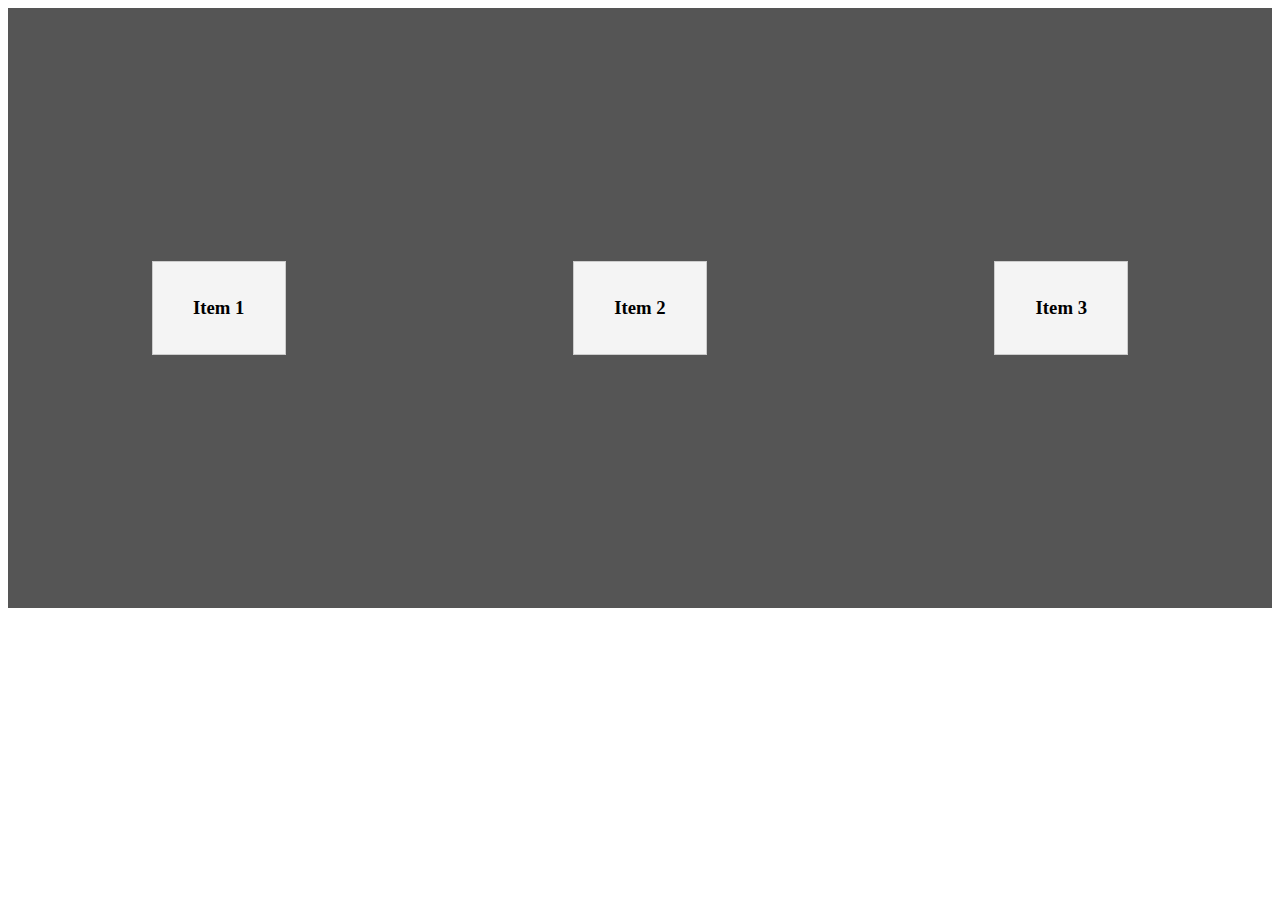
<file: Flexbox Practice/index.html>
<!DOCTYPE html>
<html lang="en">
<head>
  <meta charset="UTF-8">
  <meta name="viewport" content="width=device-width, initial-scale=1.0">
  <meta http-equiv="X-UA-Compatible" content="ie=edge">
  <title>Flex Align</title>
  <style>
    #container{
      display: flex;
      flex-wrap: wrap;
      justify-content: space-around;
      background: #555;
      height: 600px;
      align-items: center;
      align-content: center;
    }
    .item{
      background: #f4f4f4;
      border: #ccc solid 1px;
      padding: 1rem;
      text-align: center;
      margin: 0.5rem;
      flex-basis: 100px;
    }
  </style>
</head>
<body>
  <div id="container">
    <div class="item item-1"><h3>Item 1</h3></div>
    <div class="item item-2"><h3>Item 2</h3></div>
    <div class="item item-3"><h3>Item 3</h3></div>
  </div>
</body>
</html>
</file>
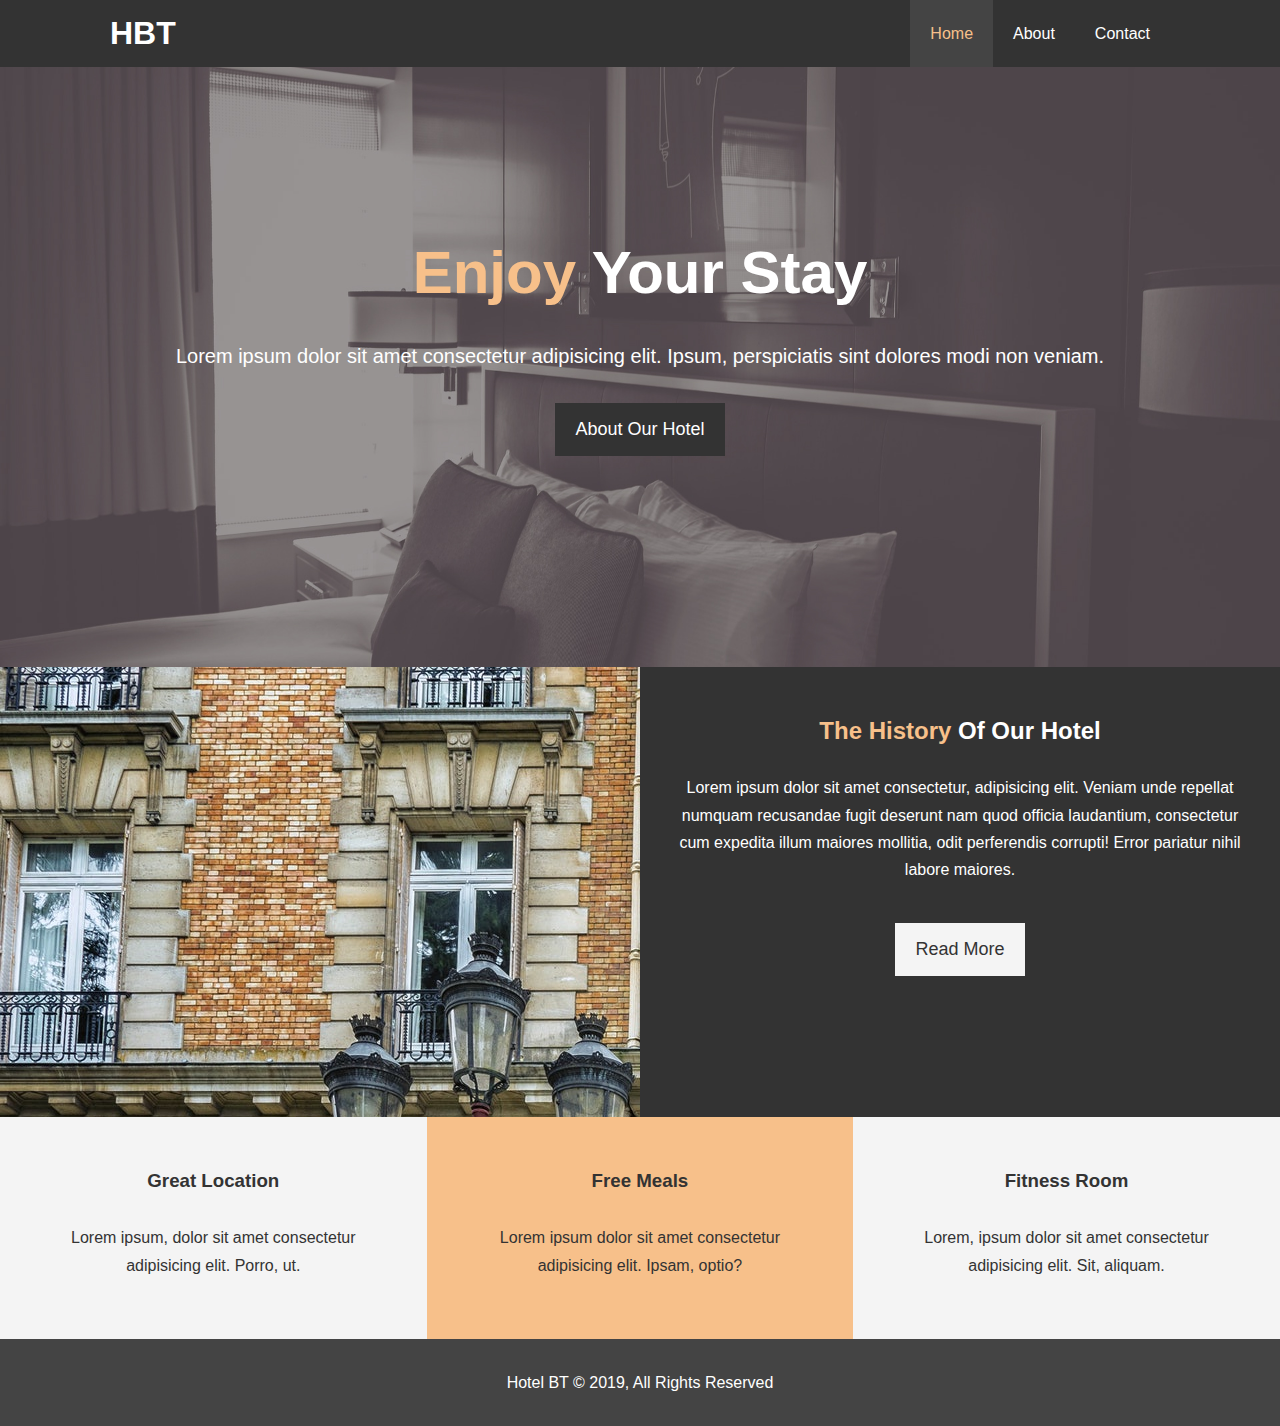
<file: Hotel Website/index.html>
<html lang="en">
<head>
  <meta charset="UTF-8">
  <meta name="viewport" content="width=device-width, initial-scale=1.0">
  <meta http-equiv="X-UA-Compatible" content="ie=edge">
  <meta name="description" content="Welcome to the most luxurious hotel in Boston Massachusetts!">
  <meta name="keywords" content="hotel, boston hotel, new england hotel">
  <link rel="stylesheet" href="https://use.fontawesome.com/releases/v5.6.3/css/all.css" integrity="sha384-UHRtZLI+pbxtHCWp1t77Bi1L4ZtiqrqD80Kn4Z8NTSRyMA2Fd33n5dQ8lWUE00s/" crossorigin="anonymous">
  <link rel="stylesheet" href="css/style.css" type="text/css">
  <link rel="stylesheet" media="screen and (max-width: 768px)" href="css/mobile.css" type="text/css">
  <title>Hotel BT | Welcome</title>
</head>
<body>
  <header>
    <nav id="navbar">
      <div class="container">
          <h1 class="logo">HBT</h1>
          <ul>
            <li><a class="current" href="index.html">Home</a></li>
            <li><a href="about.html">About</a></li>
            <li><a href="contact.html">Contact</a></li>
          </ul>
      </div>
    </nav>
    <div id="showcase">
      <div class="container">
        <div class="showcase-content">
          <h1><span class="text-primary">Enjoy</span> Your Stay</h1>
          <p class="lead">Lorem ipsum dolor sit amet consectetur adipisicing elit. Ipsum, perspiciatis sint dolores modi non veniam.</p>
          <a class="btn" href="about.html">About Our Hotel</a>
        </div>
      </div>
    </div>
  </header>
  <section id="home-info" class="bg-dark">
    <div class="info-img"></div>
    <div class="info-content">
      <h2><span class="text-primary">The History</span> Of Our Hotel</h2>
      <p>Lorem ipsum dolor sit amet consectetur, adipisicing elit. Veniam unde repellat numquam recusandae fugit deserunt nam quod officia laudantium, consectetur cum expedita illum maiores mollitia, odit perferendis corrupti! Error pariatur nihil labore maiores. </p>
      <a href="about.html" class="btn-light btn">Read More</a>
    </div>
  </section>
  <section id="features">
    <div class="box bg-light">
      <i class="fas fa-hotel fa-3x"></i>
      <h3>Great Location</h3>
      <p>Lorem ipsum, dolor sit amet consectetur adipisicing elit. Porro, ut.</p>
    </div>
    <div class="box bg-primary">
      <i class="fas fa-utensils fa-3x"></i>
      <h3>Free Meals</h3>
      <p>Lorem ipsum dolor sit amet consectetur adipisicing elit. Ipsam, optio?</p>
    </div>
    <div class="box bg-light">
      <i class="fas fa-dumbbell fa-3x"></i>
      <h3>Fitness Room</h3>
      <p>Lorem, ipsum dolor sit amet consectetur adipisicing elit. Sit, aliquam.</p>
    </div>
  </section>
  <div class="clr"></div>
  <footer id="main-footer">
    <p>Hotel BT &copy; 2019, All Rights Reserved</p>
  </footer>
</body>
</html>
</file>
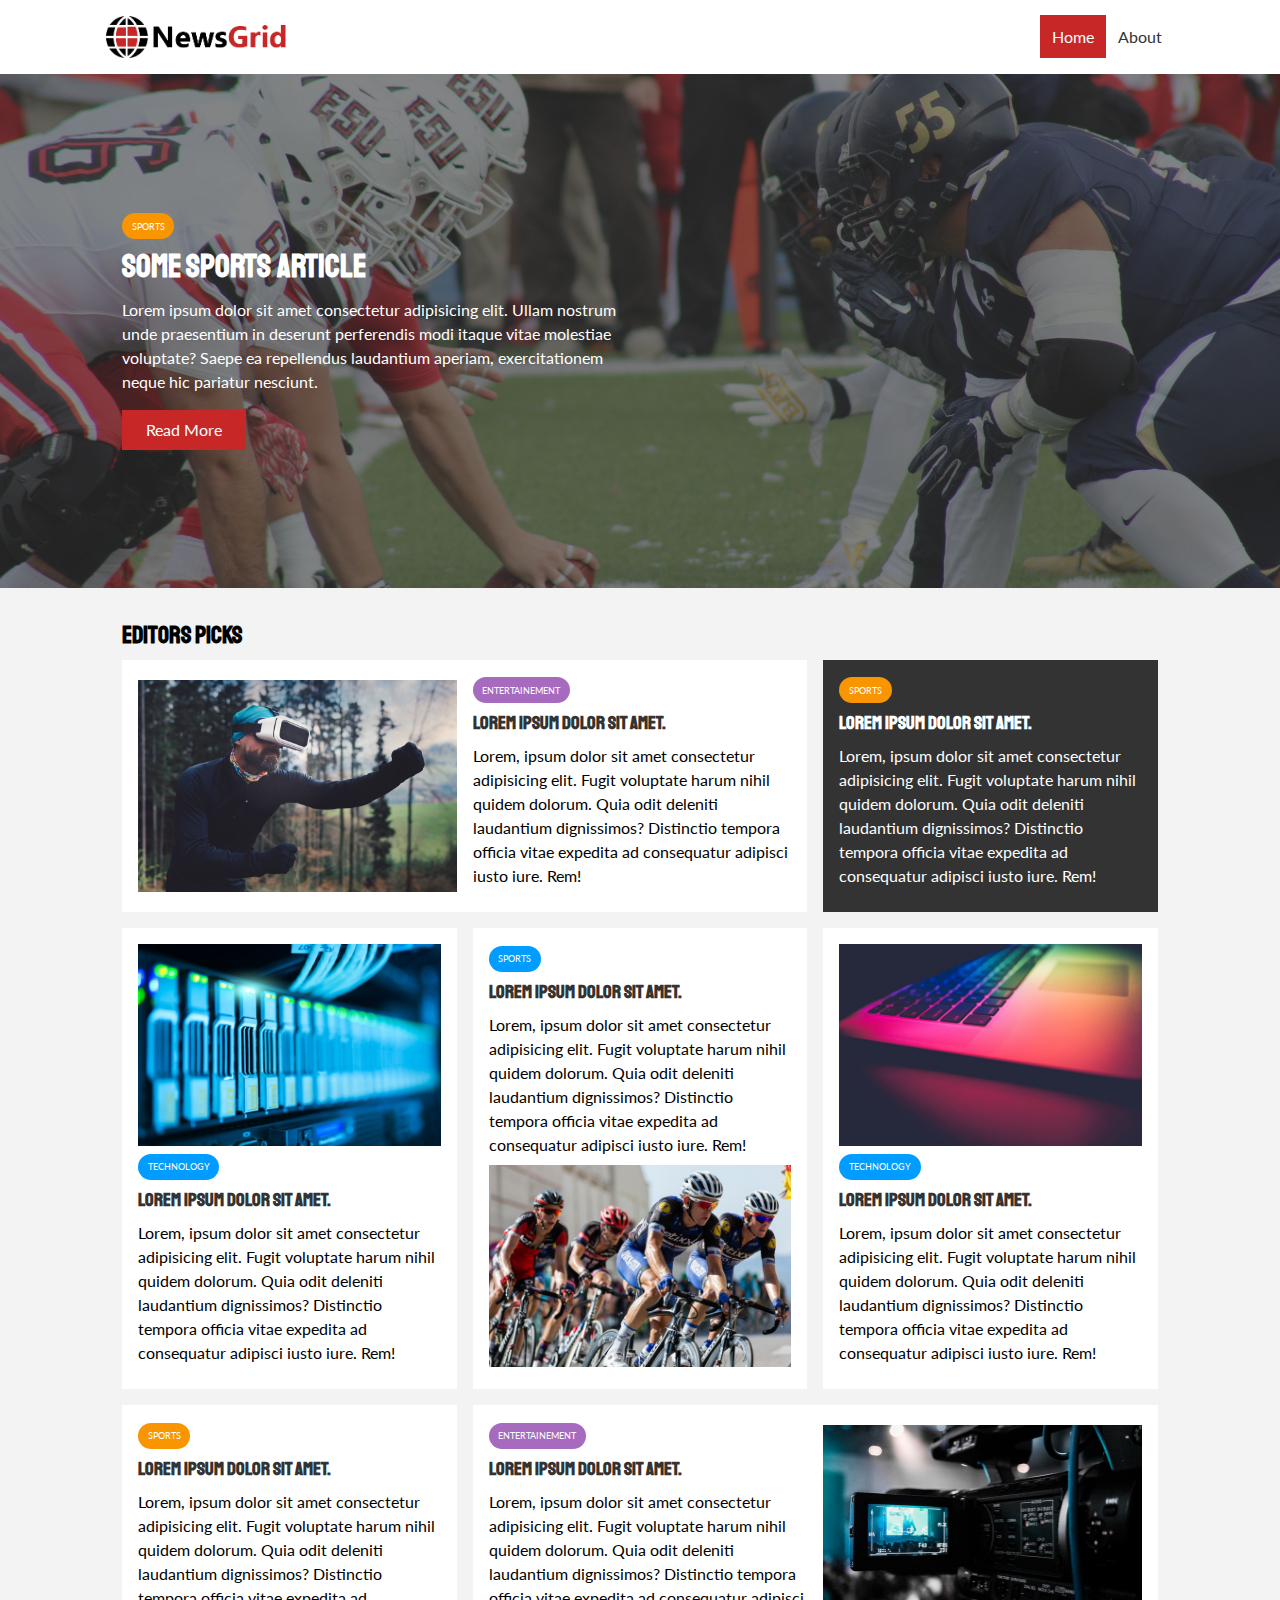
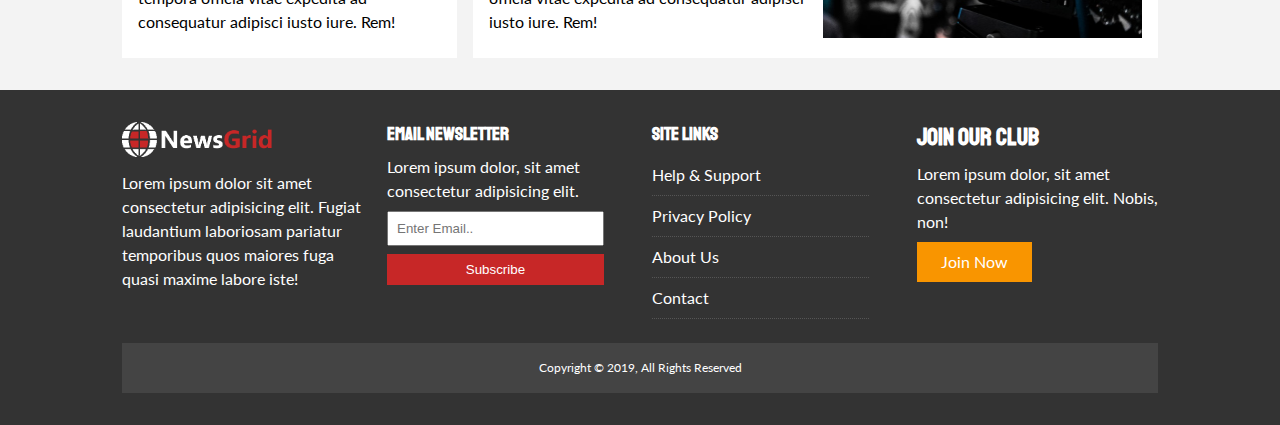
<file: NewsGrid/index.html>
<!DOCTYPE html>
<html lang="en">
<head>
  <meta charset="UTF-8">
  <meta name="viewport" content="width=device-width, initial-scale=1.0">
  <meta http-equiv="X-UA-Compatible" content="ie=edge">
  <link rel="stylesheet" href="https://use.fontawesome.com/releases/v5.7.0/css/all.css" integrity="sha384-lZN37f5QGtY3VHgisS14W3ExzMWZxybE1SJSEsQp9S+oqd12jhcu+A56Ebc1zFSJ" crossorigin="anonymous">
  <link href="https://fonts.googleapis.com/css?family=Lato|Staatliches" rel="stylesheet">
  <link rel="stylesheet" href="CSS/style.css">
  <link rel="stylesheet" media="screen and (max-width: 768px)" href="CSS/mobile.css">
  <link rel="shortcut icon" type="image/x-icon" href="favicon.ico">
  <title>NewsGrid | Latest News</title>
</head>
<body>
  <nav id="main-nav">
    <div class="container">
      <img src="img/logo.png" alt="NewsGrid" class="logo">
      <div class="social">
        <a href="http://facebook.com" target="_blank"><i class="fab fa-facebook fa-2x"></i></a>
        <a href="http://twitter.com" target="_blank"><i class="fab fa-twitter fa-2x"></i></a>
        <a href="http://instagram.com" target="_blank"><i class="fab fa-instagram fa-2x"></i></a>
        <a href="http://youtube.com" target="_blank"><i class="fab fa-youtube fa-2x"></i></a>
      </div>
      <ul>
        <li><a href="index.html" class="current">Home</a></li>
        <li><a href="about.html">About</a></li>
      </ul>
    </div>
  </nav>

  <!-- Showcase -->
  <header id="showcase">
    <div class="container">
      <div class="showcase-container">
        <div class="showcase-content">
          <div class="category category-sports">Sports</div>
          <h1>Some Sports Article</h1>
          <p>Lorem ipsum dolor sit amet consectetur adipisicing elit. Ullam nostrum unde praesentium in deserunt perferendis modi itaque vitae molestiae voluptate? Saepe ea repellendus laudantium aperiam, exercitationem neque hic pariatur nesciunt.</p>
          <a href="article.html" class="btn btn-primary">Read More</a>
        </div>
      </div>
    </div>
  </header>

  <!-- Home Articles -->
  <section id="home-articles" class="py-2">
    <div class="container">
        <h2>Editors Picks</h2>
        <div class="articles-container">
          <article class="card">
            <img src="img/articles/ent1.jpg" alt="Entertainment Article">
            <div>
              <div class="category category-ent">Entertainement</div>
              <h3><a href="article.html">Lorem ipsum dolor sit amet.</a></h3>
              <p>Lorem, ipsum dolor sit amet consectetur adipisicing elit. Fugit voluptate harum nihil quidem dolorum. Quia odit deleniti laudantium dignissimos? Distinctio tempora officia vitae expedita ad consequatur adipisci iusto iure. Rem!</p>
            </div>
          </article>
          <article class="card bg-dark">
            <div class="category category-sports">Sports</div>
            <h3><a href="article.html">Lorem ipsum dolor sit amet.</a></h3>
            <p>Lorem, ipsum dolor sit amet consectetur adipisicing elit. Fugit voluptate harum nihil quidem dolorum. Quia odit deleniti laudantium dignissimos? Distinctio tempora officia vitae expedita ad consequatur adipisci iusto iure. Rem!</p>
          </article>
          <article class="card">
            <img src="img/articles/tech1.jpg" alt="Tech article">
            <div class="category category-tech">Technology</div>
            <h3><a href="article.html">Lorem ipsum dolor sit amet.</a></h3>
            <p>Lorem, ipsum dolor sit amet consectetur adipisicing elit. Fugit voluptate harum nihil quidem dolorum. Quia odit deleniti laudantium dignissimos? Distinctio tempora officia vitae expedita ad consequatur adipisci iusto iure. Rem!</p>
          </article>
          <article class="card">
              <div class="category category-tech">Sports</div>
              <h3><a href="article.html">Lorem ipsum dolor sit amet.</a></h3>
              <p>Lorem, ipsum dolor sit amet consectetur adipisicing elit. Fugit voluptate harum nihil quidem dolorum. Quia odit deleniti laudantium dignissimos? Distinctio tempora officia vitae expedita ad consequatur adipisci iusto iure. Rem!</p>
              <img src="img/articles/sports1.jpg" alt="sports article">
            </article>
            <article class="card">
                <img src="img/articles/tech2.jpg" alt="Tech article">
                <div class="category category-tech">Technology</div>
                <h3><a href="article.html">Lorem ipsum dolor sit amet.</a></h3>
                <p>Lorem, ipsum dolor sit amet consectetur adipisicing elit. Fugit voluptate harum nihil quidem dolorum. Quia odit deleniti laudantium dignissimos? Distinctio tempora officia vitae expedita ad consequatur adipisci iusto iure. Rem!</p>
            </article>
            <article class="card">
                <div class="category category-sports">Sports</div>
                <h3><a href="article.html">Lorem ipsum dolor sit amet.</a></h3>
                <p>Lorem, ipsum dolor sit amet consectetur adipisicing elit. Fugit voluptate harum nihil quidem dolorum. Quia odit deleniti laudantium dignissimos? Distinctio tempora officia vitae expedita ad consequatur adipisci iusto iure. Rem!</p>
            </article>
            <article class="card">
                
                <div>
                  <div class="category category-ent">Entertainement</div>
                  <h3><a href="article.html">Lorem ipsum dolor sit amet.</a></h3>
                  <p>Lorem, ipsum dolor sit amet consectetur adipisicing elit. Fugit voluptate harum nihil quidem dolorum. Quia odit deleniti laudantium dignissimos? Distinctio tempora officia vitae expedita ad consequatur adipisci iusto iure. Rem!</p>
                </div>
                <img src="img/articles/ent2.jpg" alt="Entertainment Article">
            </article>
        </div>
    </div>
  </section>

  <!-- Footer -->
  <footer id="main-footer" class="py-2">
    <div class="container footer-container">
      <div>
        <img src="img/logo_light.png" alt="NewsGrid">
        <p>Lorem ipsum dolor sit amet consectetur adipisicing elit. Fugiat laudantium laboriosam pariatur temporibus quos maiores fuga quasi maxime labore iste!</p>
      </div>
      <div>
        <h3>Email Newsletter</h3>
        <p>Lorem ipsum dolor, sit amet consectetur adipisicing elit.</p>
        <form>
          <input type="email" placeholder="Enter Email..">
          <input type="submit" value="Subscribe" class="btn btn-primary">
        </form>
      </div>
      <div>
        <h3>Site Links</h3>
        <ul class="list">
          <li><a href="#">Help & Support</a></li>
          <li><a href="#">Privacy Policy</a></li>
          <li><a href="#">About Us</a></li>
          <li><a href="#">Contact</a></li>
        </ul>
      </div>
      <div>
        <h2>Join Our Club</h2>
        <p>Lorem ipsum dolor, sit amet consectetur adipisicing elit. Nobis, non!</p>
        <a href="#" class="btn btn-secondary">Join Now</a>
      </div>
      <div>
        <p>Copyright &copy; 2019, All Rights Reserved</p>
      </div>
    </div>
  </footer>
</body>
</html>
</file>
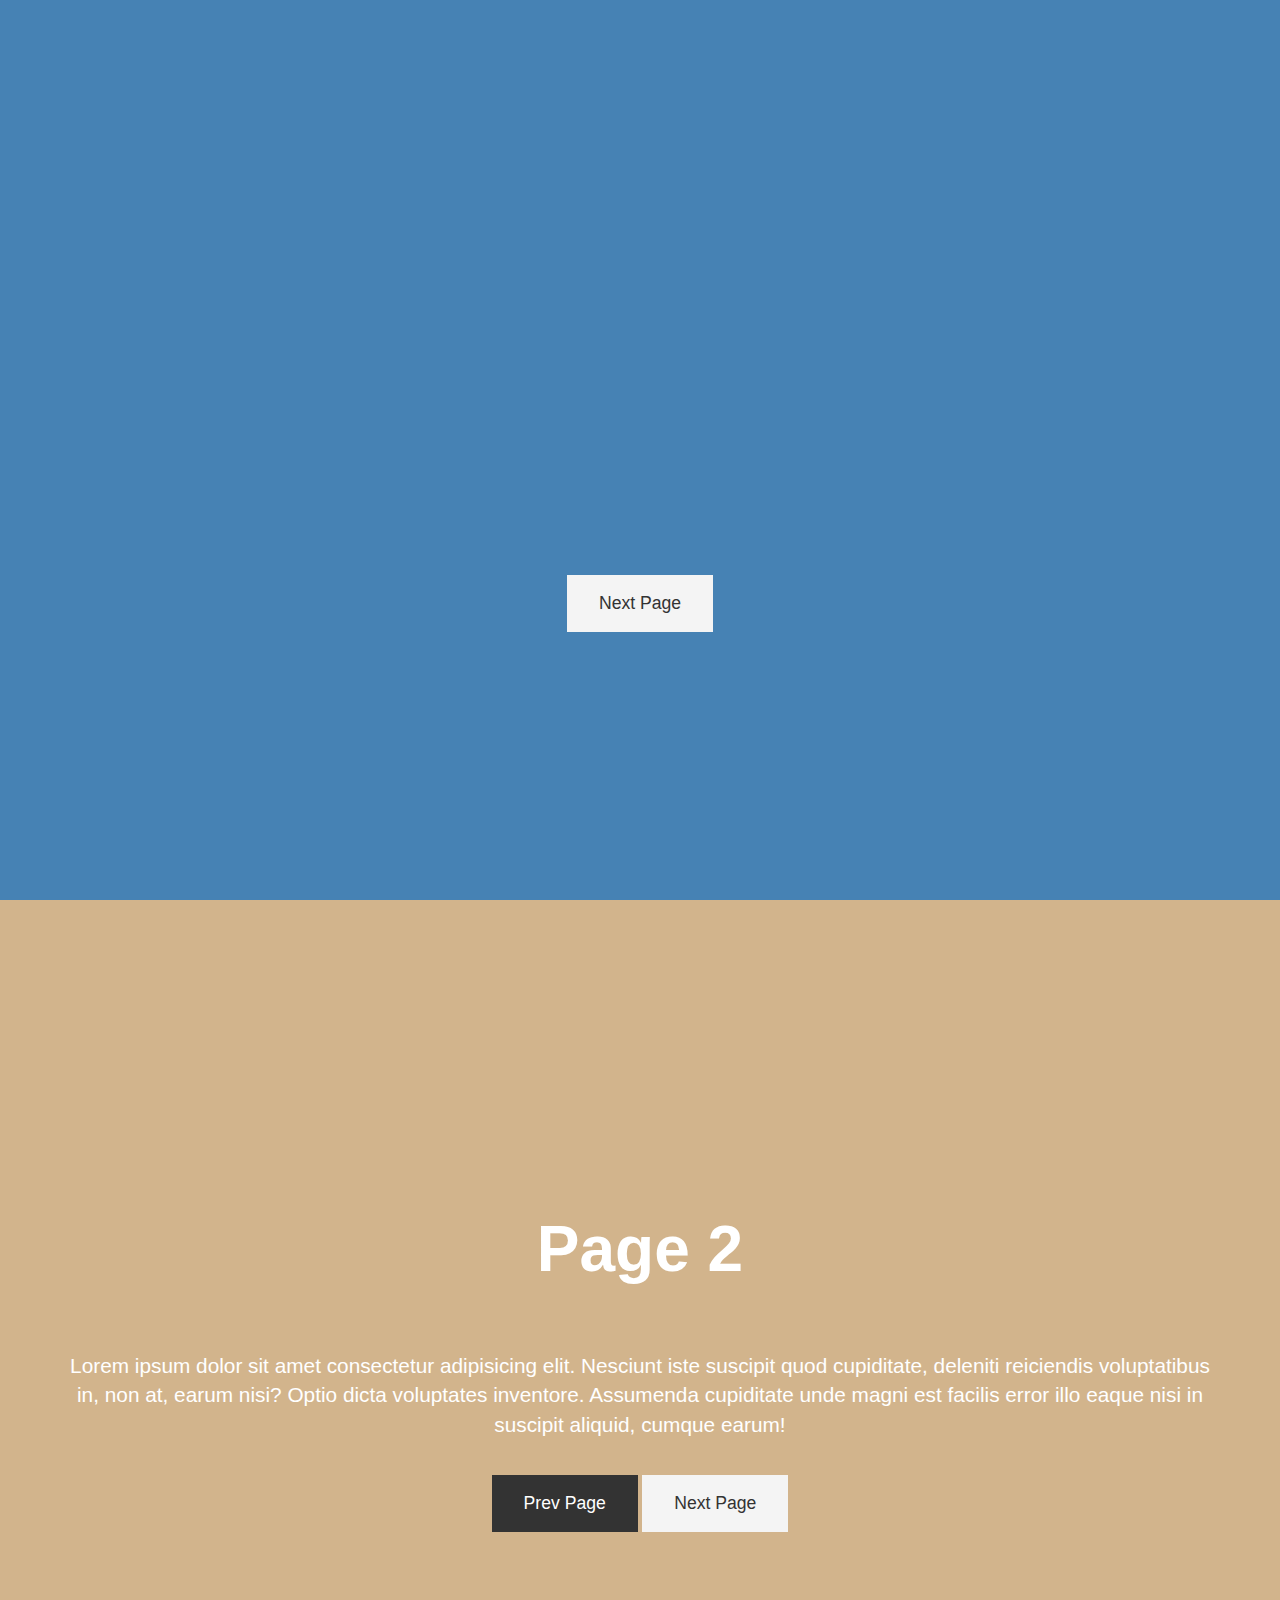
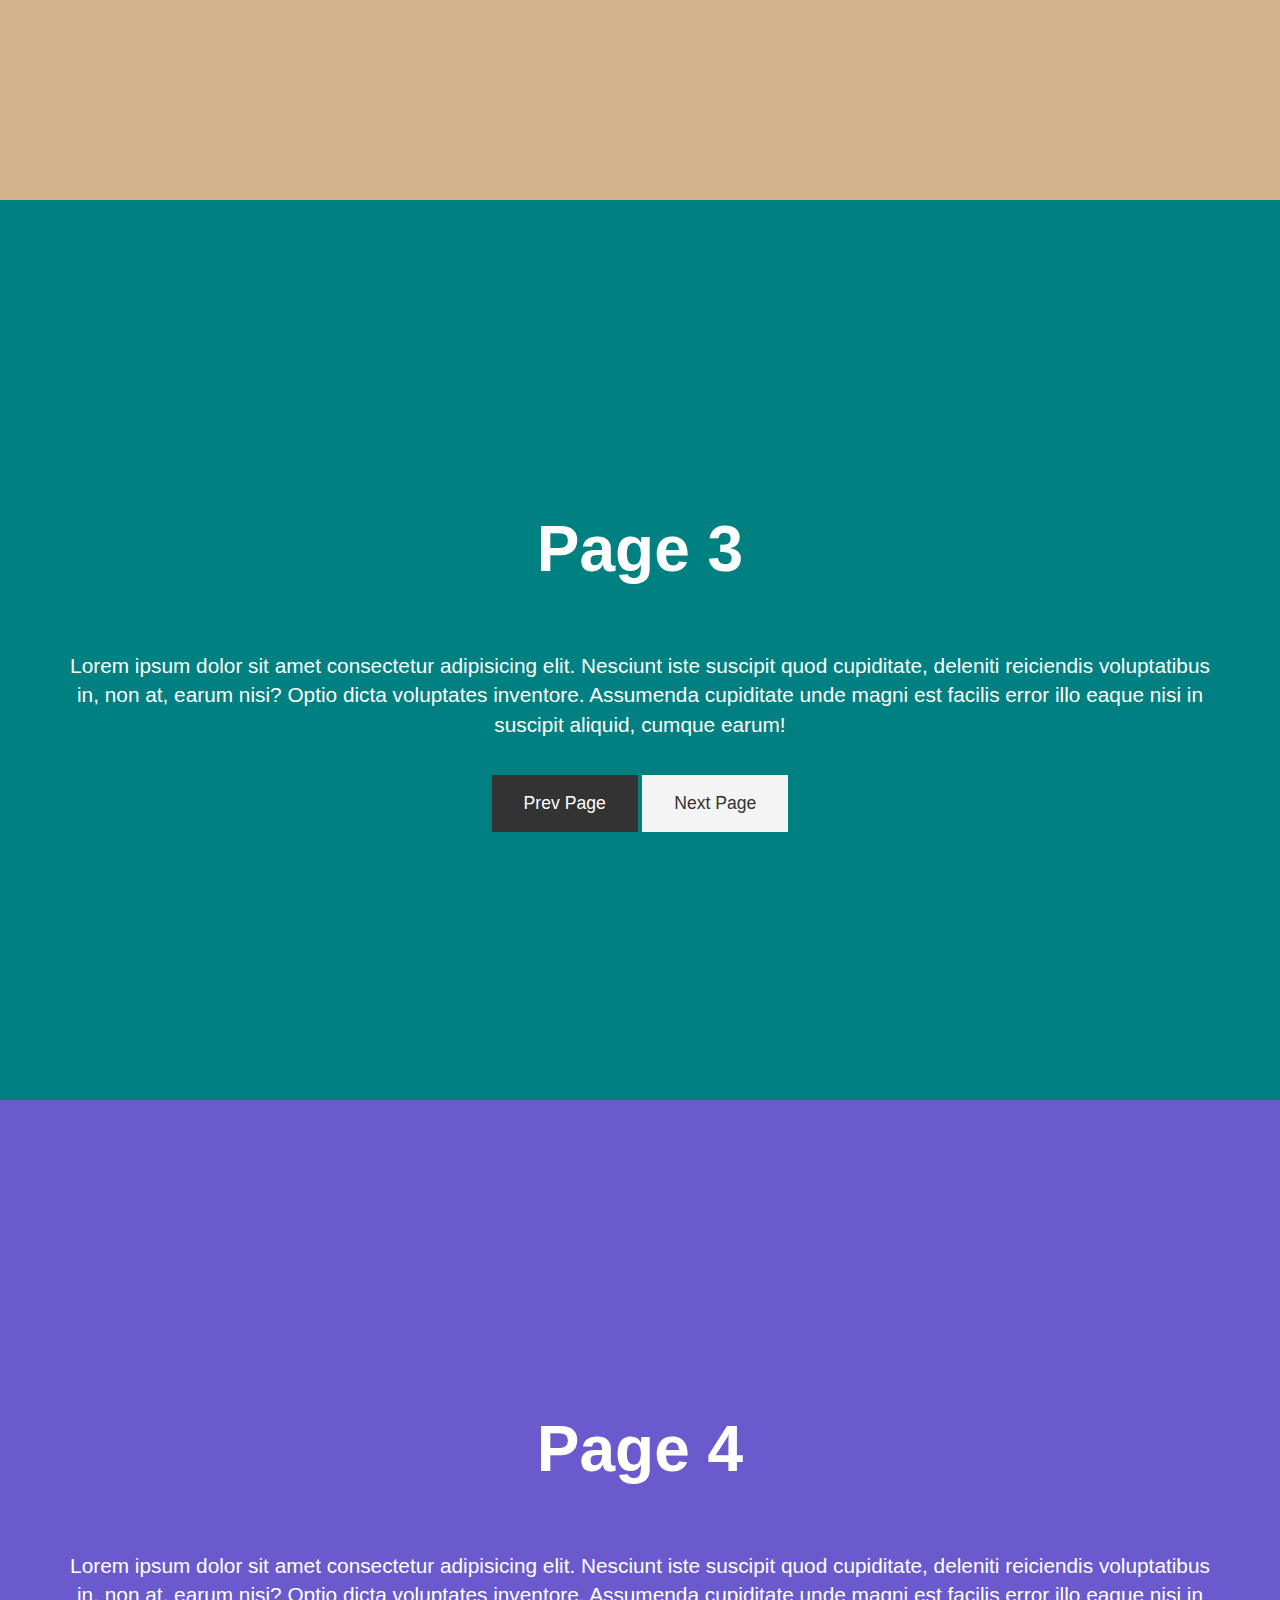
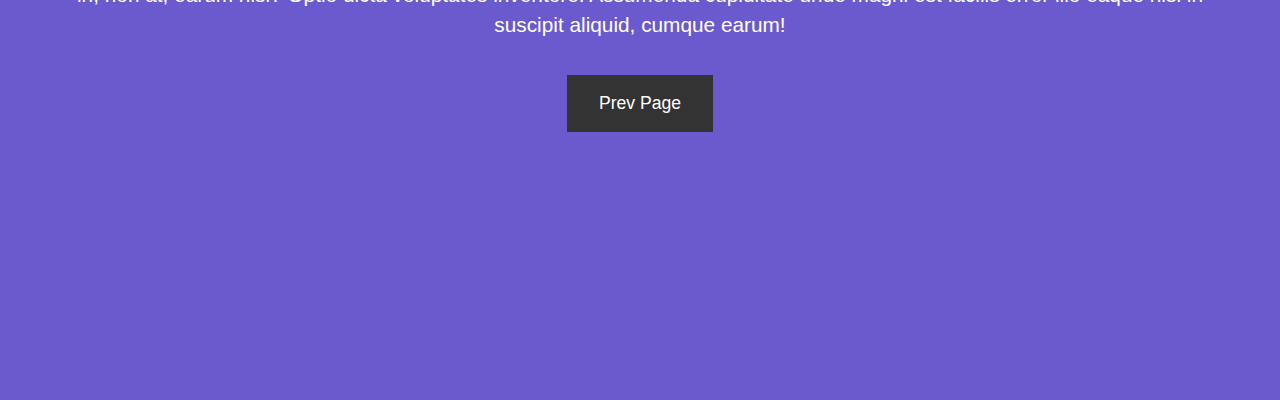
<file: Presentation Website/index.html>
<!DOCTYPE html>
<html lang="en">
<head>
  <meta charset="UTF-8">
  <meta name="viewport" content="width=device-width, initial-scale=1.0">
  <meta http-equiv="X-UA-Compatible" content="ie=edge">
  <title>Presentation Website</title>
  <link rel="stylesheet" href="https://use.fontawesome.com/releases/v5.7.0/css/all.css" integrity="sha384-lZN37f5QGtY3VHgisS14W3ExzMWZxybE1SJSEsQp9S+oqd12jhcu+A56Ebc1zFSJ" crossorigin="anonymous">
  <link rel="stylesheet" href="./style.css">
</head>
<body>
  <!-- Page 1 (Intro) -->
  <section id="page-1" class="page">
    <h1>Welcome to my Presentation</h1>
    <p>Lorem ipsum dolor sit amet consectetur adipisicing elit. Nesciunt iste suscipit quod cupiditate, deleniti reiciendis voluptatibus in, non at, earum nisi? Optio dicta voluptates inventore. Assumenda cupiditate unde magni est facilis error illo eaque nisi in suscipit aliquid, cumque earum!</p>
    <div>
      <a href="#page-2" class="btn">
        Next Page <i class="fas fa-arrow-circle-down"></i>
      </a>
    </div>
  </section>
  <!-- Page 2 () -->
  <section id="page-2" class="page">
      <h1>Page 2</h1>
      <p>Lorem ipsum dolor sit amet consectetur adipisicing elit. Nesciunt iste suscipit quod cupiditate, deleniti reiciendis voluptatibus in, non at, earum nisi? Optio dicta voluptates inventore. Assumenda cupiditate unde magni est facilis error illo eaque nisi in suscipit aliquid, cumque earum!</p>
      <div>
        <a href="#page-1" class="btn btn-dark">
          Prev Page <i class="fas fa-arrow-circle-up"></i>
        </a>
        <a href="#page-3" class="btn">
            Next Page <i class="fas fa-arrow-circle-down"></i>
          </a>
      </div>
    </section>
    <!-- Page 3 () -->
  <section id="page-3" class="page">
      <h1>Page 3</h1>
      <p>Lorem ipsum dolor sit amet consectetur adipisicing elit. Nesciunt iste suscipit quod cupiditate, deleniti reiciendis voluptatibus in, non at, earum nisi? Optio dicta voluptates inventore. Assumenda cupiditate unde magni est facilis error illo eaque nisi in suscipit aliquid, cumque earum!</p>
      <div>
        <a href="#page-2" class="btn btn-dark">
          Prev Page <i class="fas fa-arrow-circle-up"></i>
        </a>
        <a href="#page-4" class="btn">
            Next Page <i class="fas fa-arrow-circle-down"></i>
          </a>
      </div>
    </section>
    <!-- Page 4 () -->
  <section id="page-4" class="page">
      <h1>Page 4</h1>
      <p>Lorem ipsum dolor sit amet consectetur adipisicing elit. Nesciunt iste suscipit quod cupiditate, deleniti reiciendis voluptatibus in, non at, earum nisi? Optio dicta voluptates inventore. Assumenda cupiditate unde magni est facilis error illo eaque nisi in suscipit aliquid, cumque earum!</p>
      <div>
        <a href="#page-3" class="btn btn-dark">
          Prev Page <i class="fas fa-arrow-circle-up"></i>
        </a>
      </div>
    </section>

    <!-- jQuery -->
    <script
  src="https://code.jquery.com/jquery-3.3.1.min.js"
  integrity="sha256-FgpCb/KJQlLNfOu91ta32o/NMZxltwRo8QtmkMRdAu8="
  crossorigin="anonymous"></script>

  <!-- Smooth Scrolling -->
  <script>
    $('.btn').on('click', function(event) {
      if(this.hash !== '') {
        event.preventDefault();
        const hash = this.hash;
        $('html, body').animate(
          {
            scrollTop: $(hash).offset().top
          },
          800
        );
      }
    });
  </script>
</body>
</html>
</file>
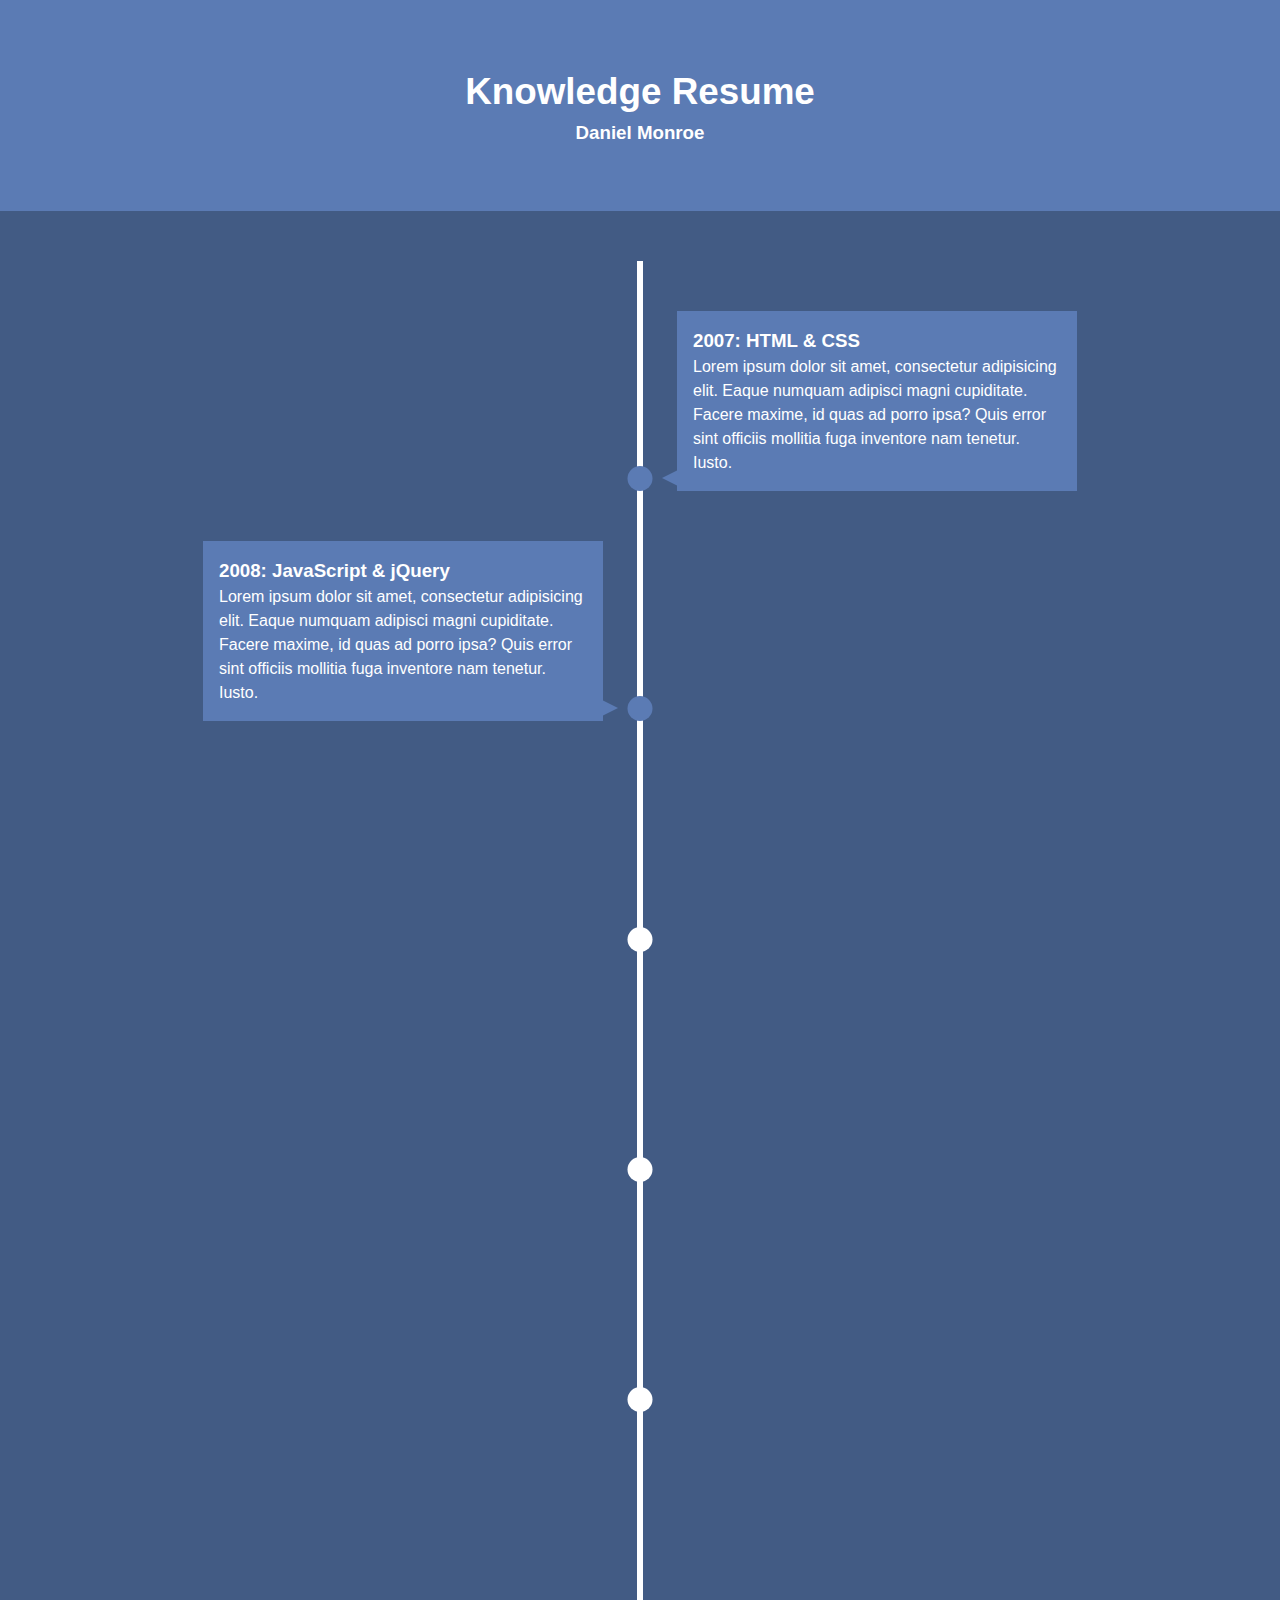
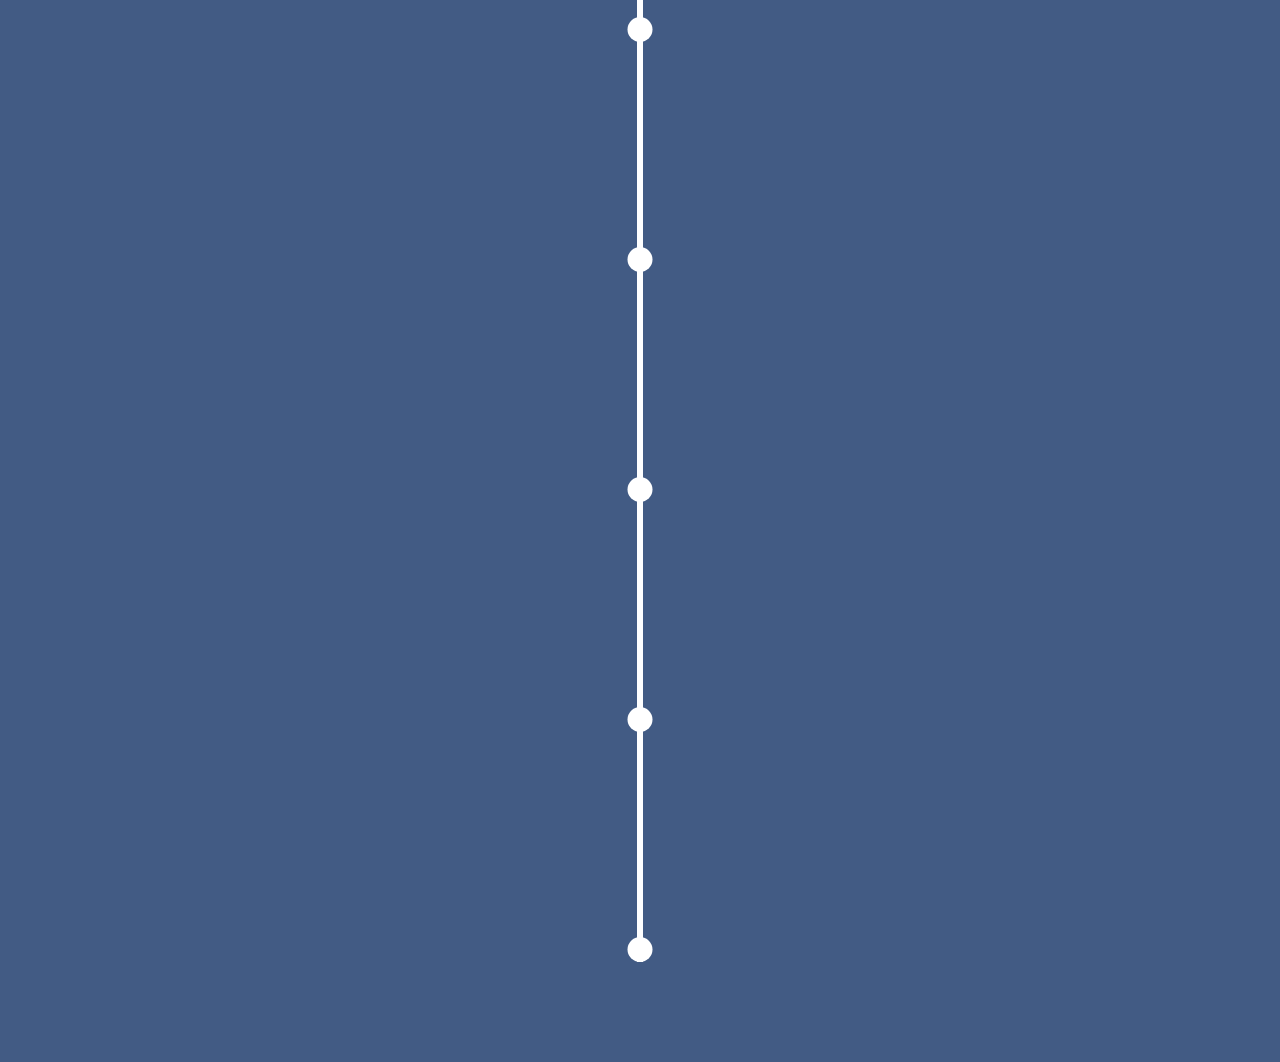
<file: Timeline/index.html>
<!DOCTYPE html>
<html lang="en">
<head>
  <meta charset="UTF-8">
  <meta name="viewport" content="width=device-width, initial-scale=1.0">
  <meta http-equiv="X-UA-Compatible" content="ie=edge">
  <title>Timeline</title>
  <link rel="stylesheet" href="https://use.fontawesome.com/releases/v5.7.0/css/all.css" integrity="sha384-lZN37f5QGtY3VHgisS14W3ExzMWZxybE1SJSEsQp9S+oqd12jhcu+A56Ebc1zFSJ" crossorigin="anonymous">
  <link rel="stylesheet" href="./style.css">
</head>
<body>
  <header id="main-header">
    <div class="container">
      <h1><i class="fas fa-brain"></i>Knowledge Resume</h1>
      <h3><i class="fas fa-user"></i>Daniel Monroe</h3>
    </div>
  </header>
  <section id="timeline">
    <ul>
      <li>
        <div>
          <h3><i class="fas fa-chevron-right"></i>2007: HTML & CSS</h3>
          <p>Lorem ipsum dolor sit amet, consectetur adipisicing elit. Eaque numquam adipisci magni cupiditate. Facere maxime, id quas ad porro ipsa? Quis error sint officiis mollitia fuga inventore nam tenetur. Iusto.</p>
        </div>
      </li>
      <li>
        <div>
          <h3><i class="fas fa-chevron-right"></i>2008: JavaScript & jQuery</h3>
          <p>Lorem ipsum dolor sit amet, consectetur adipisicing elit. Eaque numquam adipisci magni cupiditate. Facere maxime, id quas ad porro ipsa? Quis error sint officiis mollitia fuga inventore nam tenetur. Iusto.</p>
        </div>
      </li>
      <li>
        <div>
          <h3><i class="fas fa-chevron-right"></i>2009: PHP & Wordpress</h3>
          <p>Lorem ipsum dolor sit amet, consectetur adipisicing elit. Eaque numquam adipisci magni cupiditate. Facere maxime, id quas ad porro ipsa? Quis error sint officiis mollitia fuga inventore nam tenetur. Iusto.</p>
        </div>
      </li>
      <li>
        <div>
          <h3><i class="fas fa-chevron-right"></i>2011: Ruby on Rails</h3>
          <p>Lorem ipsum dolor sit amet, consectetur adipisicing elit. Eaque numquam adipisci magni cupiditate. Facere maxime, id quas ad porro ipsa? Quis error sint officiis mollitia fuga inventore nam tenetur. Iusto.</p>
        </div>
      </li>
      <li>
        <div>
          <h3><i class="fas fa-chevron-right"></i>2012: Python</h3>
          <p>Lorem ipsum dolor sit amet, consectetur adipisicing elit. Eaque numquam adipisci magni cupiditate. Facere maxime, id quas ad porro ipsa? Quis error sint officiis mollitia fuga inventore nam tenetur. Iusto.</p>
        </div>
      </li>
      <li>
        <div>
          <h3><i class="fas fa-chevron-right"></i>2013: Node.js & React</h3>
          <p>Lorem ipsum dolor sit amet, consectetur adipisicing elit. Eaque numquam adipisci magni cupiditate. Facere maxime, id quas ad porro ipsa? Quis error sint officiis mollitia fuga inventore nam tenetur. Iusto.</p>
        </div>
      </li>
      <li>
        <div>
          <h3><i class="fas fa-chevron-right"></i>2015: Angular & React Native</h3>
          <p>Lorem ipsum dolor sit amet, consectetur adipisicing elit. Eaque numquam adipisci magni cupiditate. Facere maxime, id quas ad porro ipsa? Quis error sint officiis mollitia fuga inventore nam tenetur. Iusto.</p>
        </div>
      </li>
      <li>
        <div>
          <h3><i class="fas fa-chevron-right"></i>2016: Vue.js</h3>
          <p>Lorem ipsum dolor sit amet, consectetur adipisicing elit. Eaque numquam adipisci magni cupiditate. Facere maxime, id quas ad porro ipsa? Quis error sint officiis mollitia fuga inventore nam tenetur. Iusto.</p>
        </div>
      </li>
      <li>
        <div>
          <h3><i class="fas fa-chevron-right"></i>2017: GraphQL & Apollo</h3>
          <p>Lorem ipsum dolor sit amet, consectetur adipisicing elit. Eaque numquam adipisci magni cupiditate. Facere maxime, id quas ad porro ipsa? Quis error sint officiis mollitia fuga inventore nam tenetur. Iusto.</p>
        </div>
      </li>
      <li>
        <div>
          <h3><i class="fas fa-chevron-right"></i>2018: Machine Learning</h3>
          <p>Lorem ipsum dolor sit amet, consectetur adipisicing elit. Eaque numquam adipisci magni cupiditate. Facere maxime, id quas ad porro ipsa? Quis error sint officiis mollitia fuga inventore nam tenetur. Iusto.</p>
        </div>
      </li>
    </ul>
  </section>
  <script src="./main.js"></script>
</body>
</html>
</file>
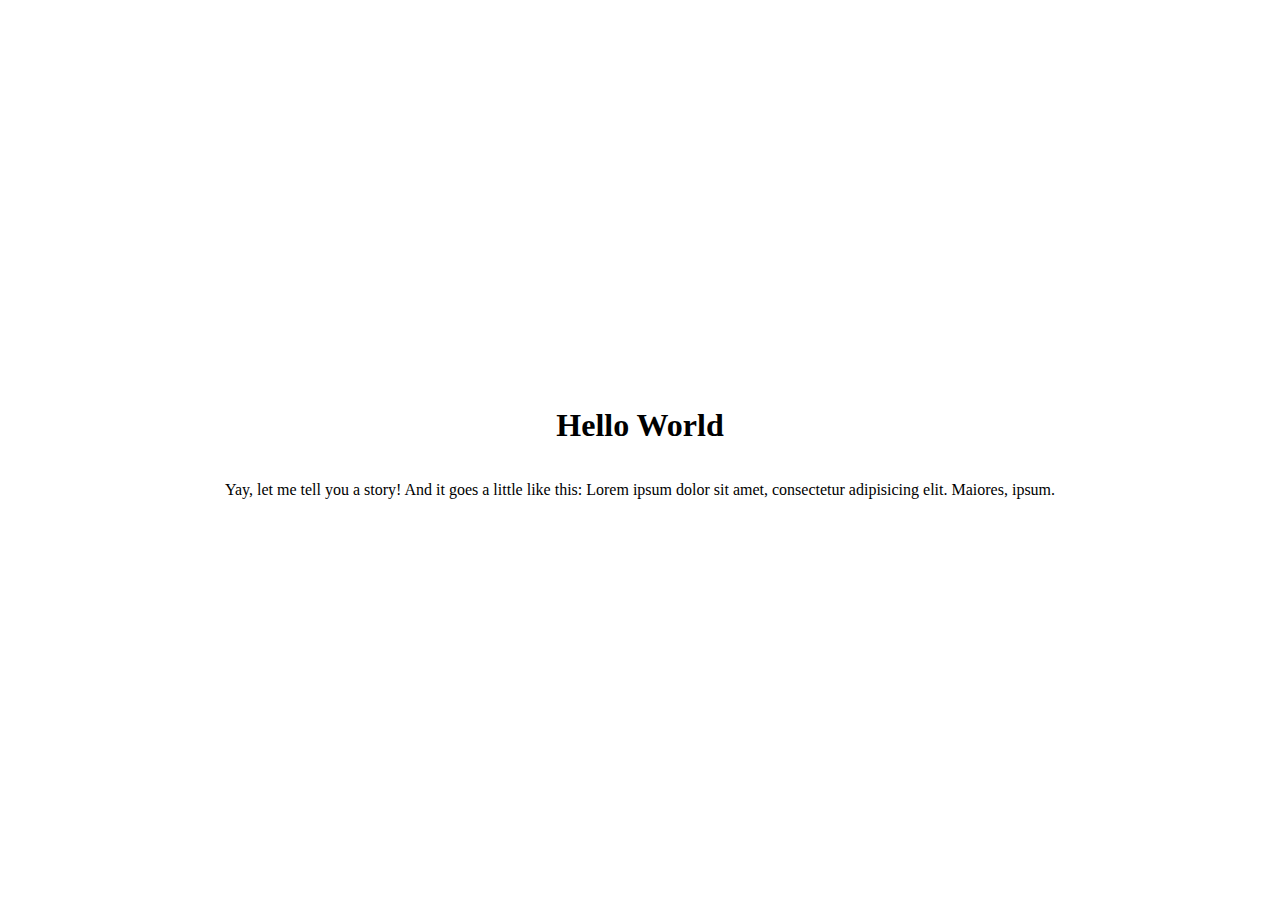
<file: Practice Zone/Sample1/index.html>
<!DOCTYPE html>
<html lang="en">
<head>
  <meta charset="UTF-8">
  <meta name="viewport" content="width=device-width, initial-scale=1.0">
  <meta http-equiv="X-UA-Compatible" content="ie=edge">
  <title>Sample 1</title>
  <link rel="stylesheet" href="./style.css">
</head>
<body>
  <header>
    <h1>Hello World</h1>
    <p>Yay, let me tell you a story! And it goes a little like this: Lorem ipsum dolor sit amet, consectetur adipisicing elit. Maiores, ipsum.</p>
  </header>
</body>
</html>
</file>
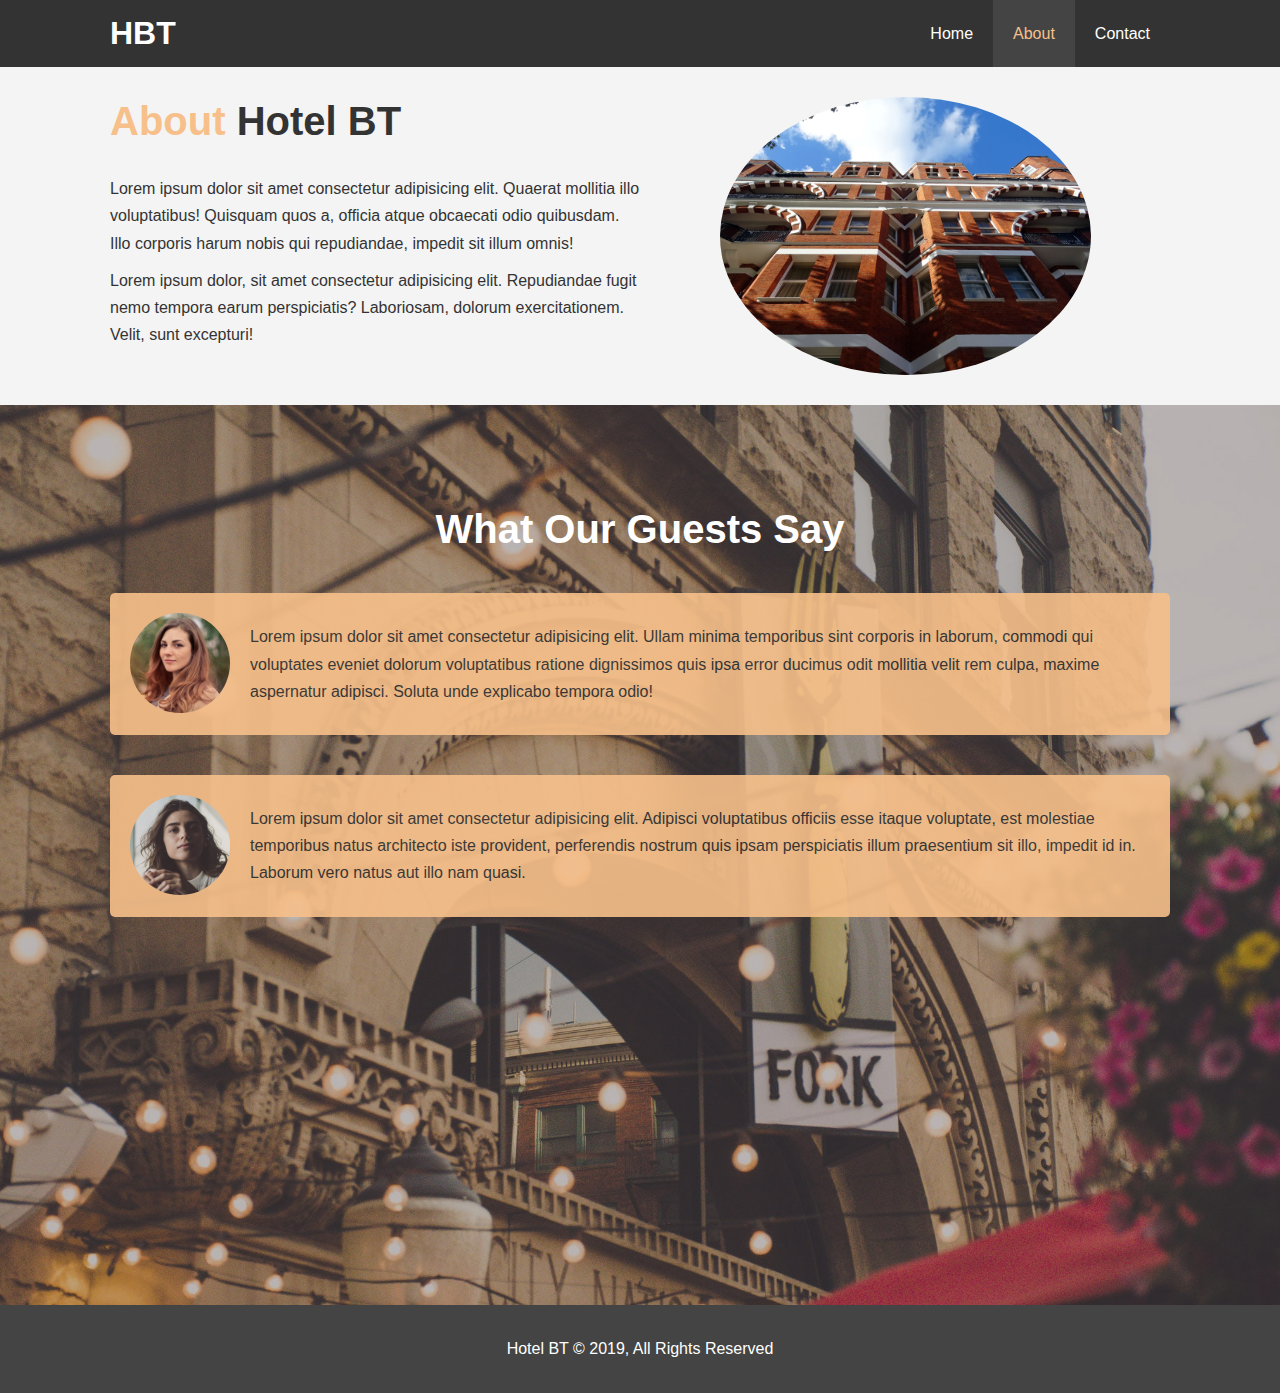
<file: Hotel Website/about.html>
<html lang="en">
<head>
  <meta charset="UTF-8">
  <meta name="viewport" content="width=device-width, initial-scale=1.0">
  <meta http-equiv="X-UA-Compatible" content="ie=edge">
  <meta name="description" content="Welcome to the most luxurious hotel in Boston Massachusetts!">
  <meta name="keywords" content="hotel, boston hotel, new england hotel">
  <link rel="stylesheet" href="css/style.css" type="text/css">
  <link rel="stylesheet" media="screen and (max-width: 768px)" href="css/mobile.css" type="text/css">
  <title>Hotel BT | About</title>
</head>
<body>
  <header>
    <nav id="navbar">
      <div class="container">
          <h1 class="logo">HBT</h1>
          <ul>
            <li><a href="index.html">Home</a></li>
            <li><a class="current" href="about.html">About</a></li>
            <li><a href="contact.html">Contact</a></li>
          </ul>
      </div>
    </nav>
  </header>
  <section id="about-info" class="bg-light py-3">
    <div class="container">
      <div class="info-left">
        <h1 class="l-heading"><span class="text-primary">About</span> Hotel BT</h1>
        <p>Lorem ipsum dolor sit amet consectetur adipisicing elit. Quaerat mollitia illo voluptatibus! Quisquam quos a, officia atque obcaecati odio quibusdam. Illo corporis harum nobis qui repudiandae, impedit sit illum omnis!</p>
        <p>Lorem ipsum dolor, sit amet consectetur adipisicing elit. Repudiandae fugit nemo tempora earum perspiciatis? Laboriosam, dolorum exercitationem. Velit, sunt excepturi!</p>

      </div>
      <div class="info-right">
        <img src="./img/photo-2.jpg" alt="Hotel Photo">
      </div>
    </div>
  </section>
  <div class="clr"></div>
  <section id="testimonials" class="py-3">
    <div class="container">
      <h2 class="l-heading">What Our Guests Say</h2>
      <div class="testimonial bg-primary">
        <img src="./img/person-1.jpg" alt="Lady One">
        <p>Lorem ipsum dolor sit amet consectetur adipisicing elit. Ullam minima temporibus sint corporis in laborum, commodi qui voluptates eveniet dolorum voluptatibus ratione dignissimos quis ipsa error ducimus odit mollitia velit rem culpa, maxime aspernatur adipisci. Soluta unde explicabo tempora odio!</p>
      </div>
      <div class="testimonial bg-primary">
        <img src="./img/person-2.jpg" alt="Lady Two">
        <p>Lorem ipsum dolor sit amet consectetur adipisicing elit. Adipisci voluptatibus officiis esse itaque voluptate, est molestiae temporibus natus architecto iste provident, perferendis nostrum quis ipsam perspiciatis illum praesentium sit illo, impedit id in. Laborum vero natus aut illo nam quasi.</p>
      </div>
    </div>
  </section>
  <footer id="main-footer">
    <p>Hotel BT &copy; 2019, All Rights Reserved</p>
  </footer>
</body>
</html>
</file>
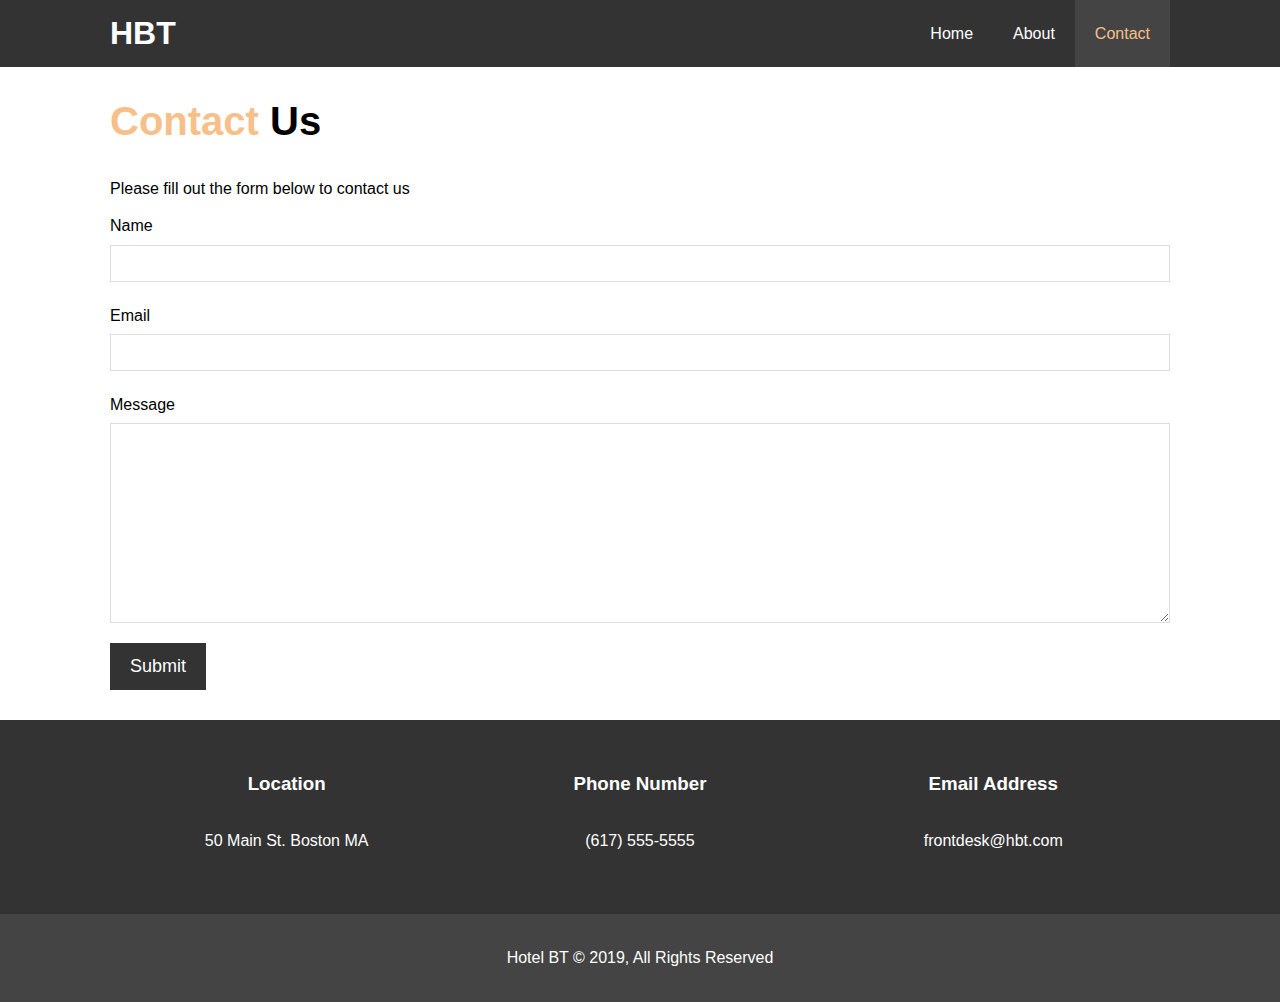
<file: Hotel Website/contact.html>
<html lang="en">
<head>
  <meta charset="UTF-8">
  <meta name="viewport" content="width=device-width, initial-scale=1.0">
  <meta http-equiv="X-UA-Compatible" content="ie=edge">
  <meta name="description" content="Welcome to the most luxurious hotel in Boston Massachusetts!">
  <meta name="keywords" content="hotel, boston hotel, new england hotel">
  <link rel="stylesheet" href="https://use.fontawesome.com/releases/v5.6.3/css/all.css" integrity="sha384-UHRtZLI+pbxtHCWp1t77Bi1L4ZtiqrqD80Kn4Z8NTSRyMA2Fd33n5dQ8lWUE00s/" crossorigin="anonymous">
  <link rel="stylesheet" href="css/style.css" type="text/css">
  <link rel="stylesheet" media="screen and (max-width: 768px)" href="css/mobile.css" type="text/css">
  <title>Hotel BT | Contact</title>
</head>
<body>
  <header>
    <nav id="navbar">
      <div class="container">
          <h1 class="logo">HBT</h1>
          <ul>
            <li><a href="index.html">Home</a></li>
            <li><a href="about.html">About</a></li>
            <li><a class="current" href="contact.html">Contact</a></li>
          </ul>
      </div>
    </nav>
  </header>
  <section id="contact-form" class="py-3">
    <div class="container">
      <h1 class="l-heading"><span class="text-primary">Contact</span> Us</h1>
      <p>Please fill out the form below to contact us</p>
      <form action="process.php">
        <div class="form-group">
          <label for="name">Name</label>
          <input type="text" name="name" id="name">
        </div>
        <div class="form-group">
          <label for="email">Email</label>
          <input type="email" name="email" id="email">
        </div>
        <div class="form-group">
          <label for="message">Message</label>
          <textarea name="message" id="message"></textarea>
        </div>
        <button type="submit" class="btn">Submit</button>
      </form>
    </div>
  </section>

  <section id="contact-info" class="bg-dark">
    <div class="container">
        <div class="box">
            <i class="fas fa-hotel fa-3x"></i>
            <h3>Location</h3>
            <p>50 Main St. Boston MA</p>
          </div>
          <div class="box">
            <i class="fas fa-phone fa-3x"></i>
            <h3>Phone Number</h3>
            <p>(617) 555-5555</p>
          </div>
          <div class="box">
            <i class="fas fa-envelope fa-3x"></i>
            <h3>Email Address</h3>
            <p>frontdesk@hbt.com</p>
          </div>
    </div>
  </section>
  
  <footer id="main-footer">
    <p>Hotel BT &copy; 2019, All Rights Reserved</p>
  </footer>
</body>
</html>
</file>
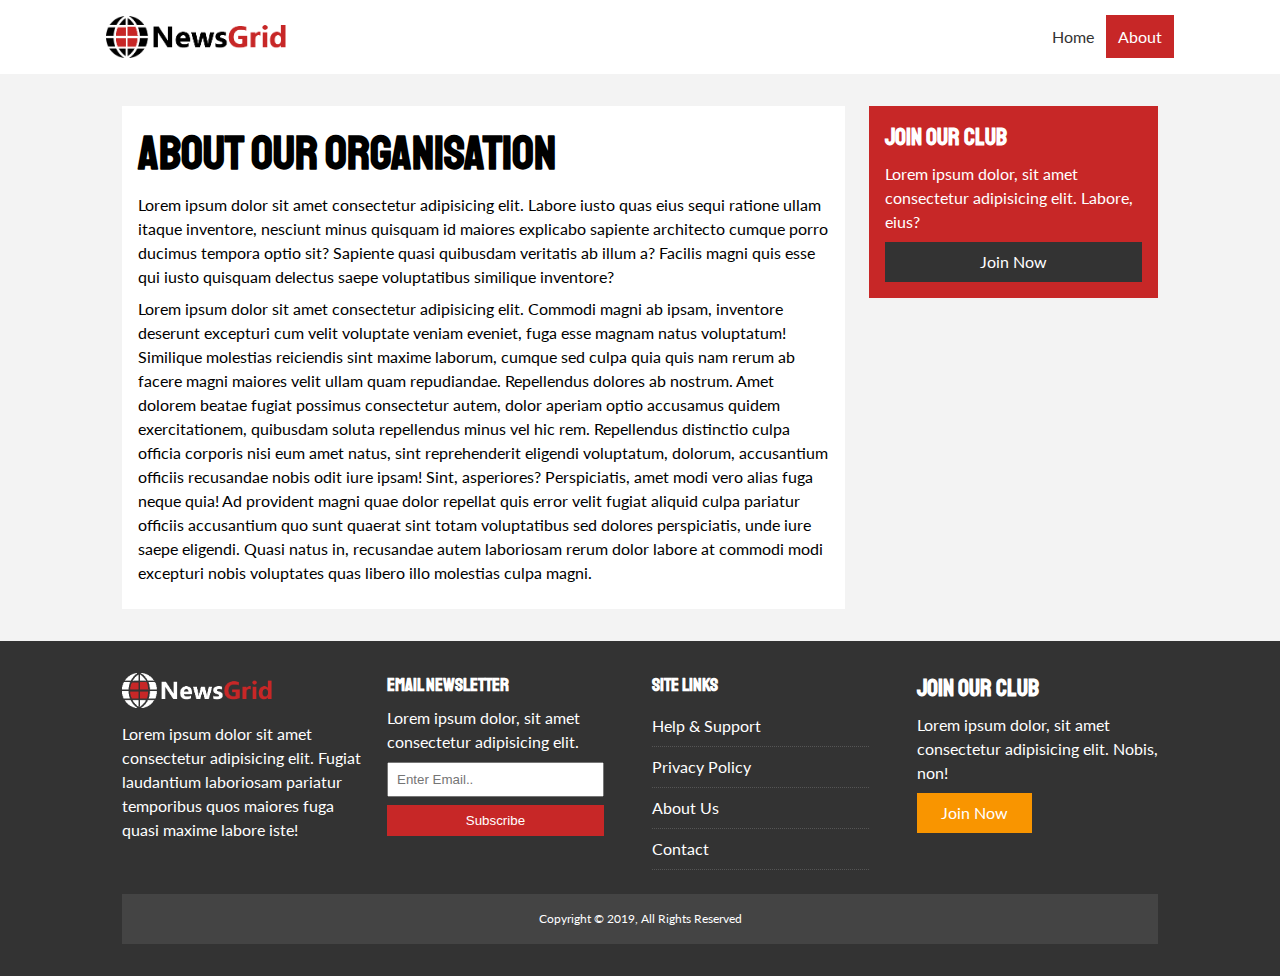
<file: NewsGrid/about.html>
<!DOCTYPE html>
<html lang="en">
<head>
  <meta charset="UTF-8">
  <meta name="viewport" content="width=device-width, initial-scale=1.0">
  <meta http-equiv="X-UA-Compatible" content="ie=edge">
  <link rel="stylesheet" href="https://use.fontawesome.com/releases/v5.7.0/css/all.css" integrity="sha384-lZN37f5QGtY3VHgisS14W3ExzMWZxybE1SJSEsQp9S+oqd12jhcu+A56Ebc1zFSJ" crossorigin="anonymous">
  <link href="https://fonts.googleapis.com/css?family=Lato|Staatliches" rel="stylesheet">
  <link rel="stylesheet" href="CSS/style.css">
  <link rel="stylesheet" media="screen and (max-width: 768px)" href="CSS/mobile.css">
  <link rel="shortcut icon" type="image/x-icon" href="favicon.ico">
  <title>NewsGrid | About</title>
</head>
<body>
  <nav id="main-nav">
    <div class="container">
      <img src="img/logo.png" alt="NewsGrid" class="logo">
      <div class="social">
        <a href="http://facebook.com" target="_blank"><i class="fab fa-facebook fa-2x"></i></a>
        <a href="http://twitter.com" target="_blank"><i class="fab fa-twitter fa-2x"></i></a>
        <a href="http://instagram.com" target="_blank"><i class="fab fa-instagram fa-2x"></i></a>
        <a href="http://youtube.com" target="_blank"><i class="fab fa-youtube fa-2x"></i></a>
      </div>
      <ul>
        <li><a href="index.html">Home</a></li>
        <li><a href="about.html" class="current">About</a></li>
      </ul>
    </div>
  </nav>

  <!-- About -->
<section id="about">
  <div class="container">
    <div class="page-container">
      <article class="card">
        <h1 class="l-heading">
          About Our Organisation
        </h1>
        <p>Lorem ipsum dolor sit amet consectetur adipisicing elit. Labore iusto quas eius sequi ratione ullam itaque inventore, nesciunt minus quisquam id maiores explicabo sapiente architecto cumque porro ducimus tempora optio sit? Sapiente quasi quibusdam veritatis ab illum a? Facilis magni quis esse qui iusto quisquam delectus saepe voluptatibus similique inventore?</p>
        <p>Lorem ipsum dolor sit amet consectetur adipisicing elit. Commodi magni ab ipsam, inventore deserunt excepturi cum velit voluptate veniam eveniet, fuga esse magnam natus voluptatum! Similique molestias reiciendis sint maxime laborum, cumque sed culpa quia quis nam rerum ab facere magni maiores velit ullam quam repudiandae. Repellendus dolores ab nostrum. Amet dolorem beatae fugiat possimus consectetur autem, dolor aperiam optio accusamus quidem exercitationem, quibusdam soluta repellendus minus vel hic rem. Repellendus distinctio culpa officia corporis nisi eum amet natus, sint reprehenderit eligendi voluptatum, dolorum, accusantium officiis recusandae nobis odit iure ipsam! Sint, asperiores? Perspiciatis, amet modi vero alias fuga neque quia! Ad provident magni quae dolor repellat quis error velit fugiat aliquid culpa pariatur officiis accusantium quo sunt quaerat sint totam voluptatibus sed dolores perspiciatis, unde iure saepe eligendi. Quasi natus in, recusandae autem laboriosam rerum dolor labore at commodi modi excepturi nobis voluptates quas libero illo molestias culpa magni.
        </p>
      </article>
      <aside class="card bg-primary">
        <h2>Join Our Club</h2>
        <p>Lorem ipsum dolor, sit amet consectetur adipisicing elit. Labore, eius?</p>
        <a href="#" class="btn btn-dark btn-block">Join Now</a>
      </aside>
    </div>
  </div>
</section>
  <!-- Footer -->
  <footer id="main-footer" class="py-2">
    <div class="container footer-container">
      <div>
        <img src="img/logo_light.png" alt="NewsGrid">
        <p>Lorem ipsum dolor sit amet consectetur adipisicing elit. Fugiat laudantium laboriosam pariatur temporibus quos maiores fuga quasi maxime labore iste!</p>
      </div>
      <div>
        <h3>Email Newsletter</h3>
        <p>Lorem ipsum dolor, sit amet consectetur adipisicing elit.</p>
        <form>
          <input type="email" placeholder="Enter Email..">
          <input type="submit" value="Subscribe" class="btn btn-primary">
        </form>
      </div>
      <div>
        <h3>Site Links</h3>
        <ul class="list">
          <li><a href="#">Help & Support</a></li>
          <li><a href="#">Privacy Policy</a></li>
          <li><a href="#">About Us</a></li>
          <li><a href="#">Contact</a></li>
        </ul>
      </div>
      <div>
        <h2>Join Our Club</h2>
        <p>Lorem ipsum dolor, sit amet consectetur adipisicing elit. Nobis, non!</p>
        <a href="#" class="btn btn-secondary">Join Now</a>
      </div>
      <div>
        <p>Copyright &copy; 2019, All Rights Reserved</p>
      </div>
    </div>
  </footer>
</body>
</html>
</file>
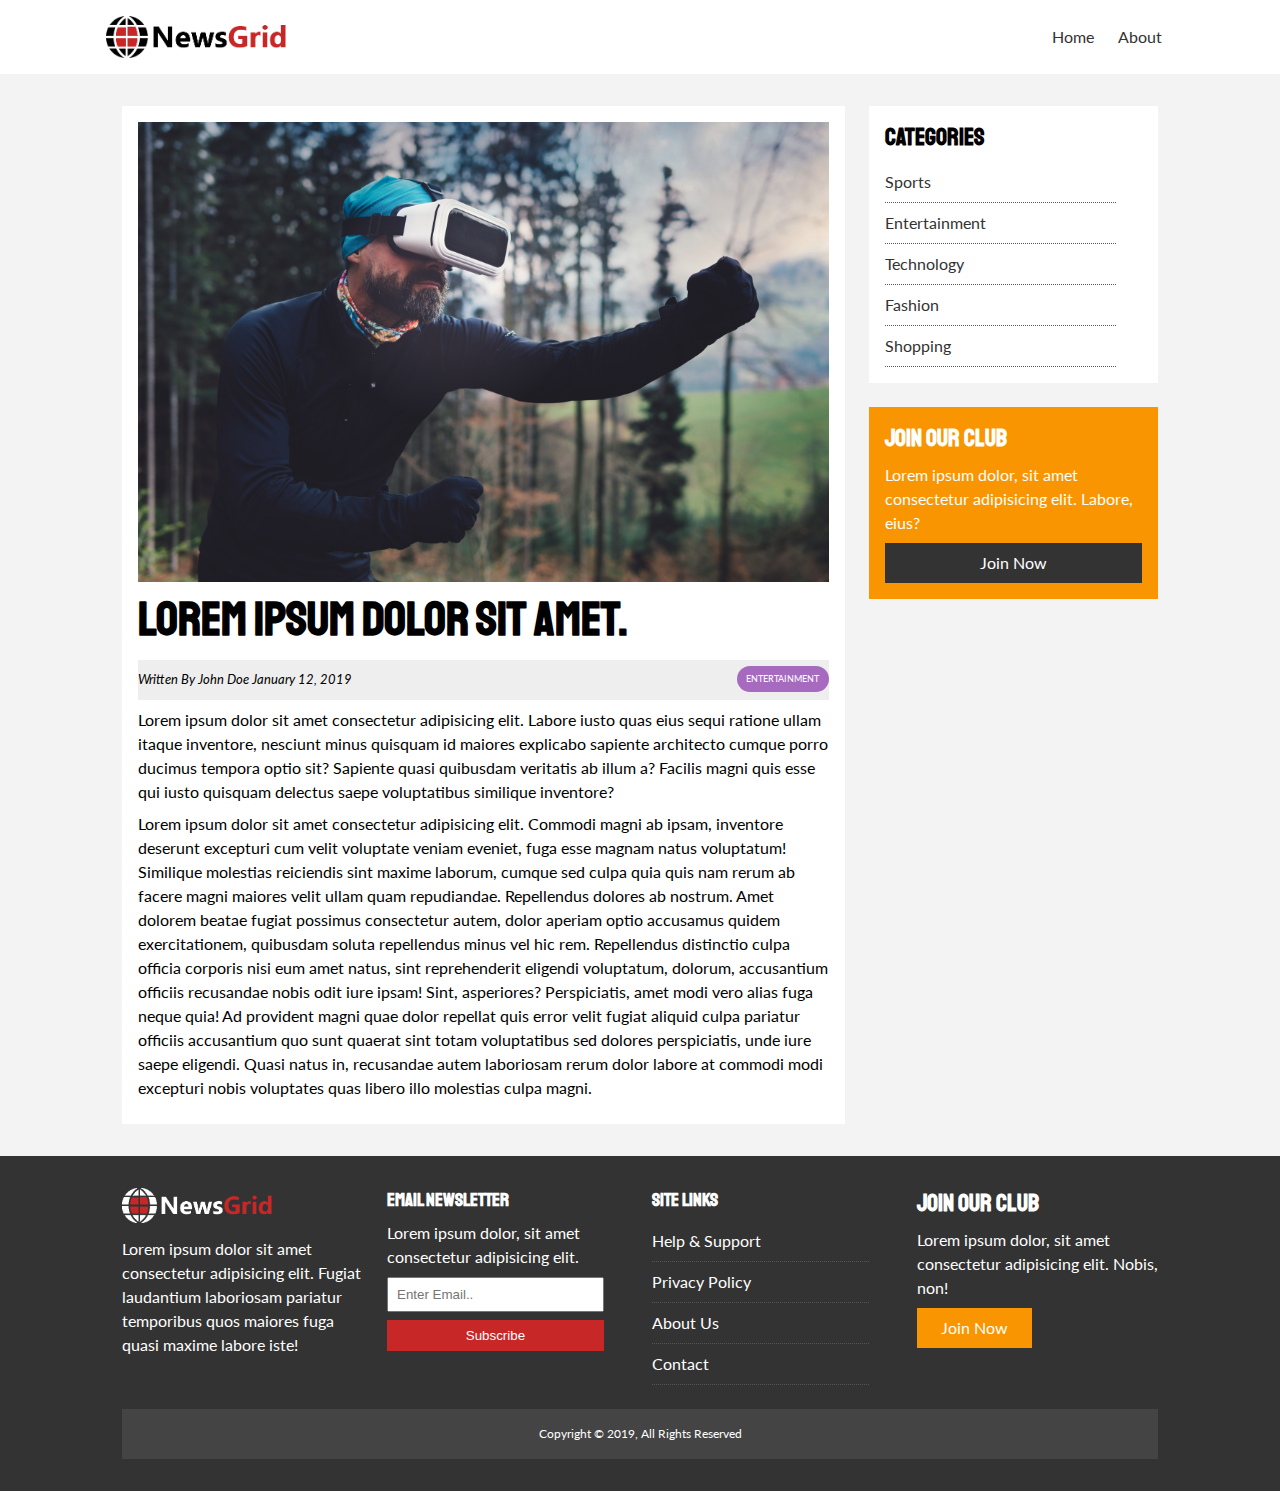
<file: NewsGrid/article.html>
<!DOCTYPE html>
<html lang="en">
<head>
  <meta charset="UTF-8">
  <meta name="viewport" content="width=device-width, initial-scale=1.0">
  <meta http-equiv="X-UA-Compatible" content="ie=edge">
  <link rel="stylesheet" href="https://use.fontawesome.com/releases/v5.7.0/css/all.css" integrity="sha384-lZN37f5QGtY3VHgisS14W3ExzMWZxybE1SJSEsQp9S+oqd12jhcu+A56Ebc1zFSJ" crossorigin="anonymous">
  <link href="https://fonts.googleapis.com/css?family=Lato|Staatliches" rel="stylesheet">
  <link rel="stylesheet" href="CSS/style.css">
  <link rel="stylesheet" media="screen and (max-width: 768px)" href="CSS/mobile.css">
  <link rel="shortcut icon" type="image/x-icon" href="favicon.ico">
  <title>NewsGrid | Latest News</title>
</head>
<body>
  <nav id="main-nav">
    <div class="container">
      <img src="img/logo.png" alt="NewsGrid" class="logo">
      <div class="social">
        <a href="http://facebook.com" target="_blank"><i class="fab fa-facebook fa-2x"></i></a>
        <a href="http://twitter.com" target="_blank"><i class="fab fa-twitter fa-2x"></i></a>
        <a href="http://instagram.com" target="_blank"><i class="fab fa-instagram fa-2x"></i></a>
        <a href="http://youtube.com" target="_blank"><i class="fab fa-youtube fa-2x"></i></a>
      </div>
      <ul>
        <li><a href="index.html">Home</a></li>
        <li><a href="about.html">About</a></li>
      </ul>
    </div>
  </nav>

  <!-- Article -->
<section id="article">
  <div class="container">
    <div class="page-container">
      <article class="card">
        <img src="img/articles/ent1.jpg" alt="">
        <h1 class="l-heading">
          Lorem ipsum dolor sit amet.
        </h1>
        <div class="meta">
          <small>
            <i class="fas fa-user">Written By John Doe January 12, 2019</i>
          </small>
          <div class="category category-ent">Entertainment</div>

        </div>
        <p>Lorem ipsum dolor sit amet consectetur adipisicing elit. Labore iusto quas eius sequi ratione ullam itaque inventore, nesciunt minus quisquam id maiores explicabo sapiente architecto cumque porro ducimus tempora optio sit? Sapiente quasi quibusdam veritatis ab illum a? Facilis magni quis esse qui iusto quisquam delectus saepe voluptatibus similique inventore?</p>
        <p>Lorem ipsum dolor sit amet consectetur adipisicing elit. Commodi magni ab ipsam, inventore deserunt excepturi cum velit voluptate veniam eveniet, fuga esse magnam natus voluptatum! Similique molestias reiciendis sint maxime laborum, cumque sed culpa quia quis nam rerum ab facere magni maiores velit ullam quam repudiandae. Repellendus dolores ab nostrum. Amet dolorem beatae fugiat possimus consectetur autem, dolor aperiam optio accusamus quidem exercitationem, quibusdam soluta repellendus minus vel hic rem. Repellendus distinctio culpa officia corporis nisi eum amet natus, sint reprehenderit eligendi voluptatum, dolorum, accusantium officiis recusandae nobis odit iure ipsam! Sint, asperiores? Perspiciatis, amet modi vero alias fuga neque quia! Ad provident magni quae dolor repellat quis error velit fugiat aliquid culpa pariatur officiis accusantium quo sunt quaerat sint totam voluptatibus sed dolores perspiciatis, unde iure saepe eligendi. Quasi natus in, recusandae autem laboriosam rerum dolor labore at commodi modi excepturi nobis voluptates quas libero illo molestias culpa magni.
        </p>
      </article>

      <aside id="categories" class="card">
        <h2>categories</h2>
        <ul class="list">
          <li><a href="#"><i class="fas fa-chevron-right"></i> Sports</a></li>
          <li><a href="#"><i class="fas fa-chevron-right"></i> Entertainment</a></li>
          <li><a href="#"><i class="fas fa-chevron-right"></i> Technology</a></li>
          <li><a href="#"><i class="fas fa-chevron-right"></i> Fashion</a></li>
          <li><a href="#"><i class="fas fa-chevron-right"></i> Shopping</a></li>
        </ul>
      </aside>

      <aside class="card bg-secondary">
        <h2>Join Our Club</h2>
        <p>Lorem ipsum dolor, sit amet consectetur adipisicing elit. Labore, eius?</p>
        <a href="#" class="btn btn-dark btn-block">Join Now</a>
      </aside>
    </div>
  </div>
</section>
  <!-- Footer -->
  <footer id="main-footer" class="py-2">
    <div class="container footer-container">
      <div>
        <img src="img/logo_light.png" alt="NewsGrid">
        <p>Lorem ipsum dolor sit amet consectetur adipisicing elit. Fugiat laudantium laboriosam pariatur temporibus quos maiores fuga quasi maxime labore iste!</p>
      </div>
      <div>
        <h3>Email Newsletter</h3>
        <p>Lorem ipsum dolor, sit amet consectetur adipisicing elit.</p>
        <form>
          <input type="email" placeholder="Enter Email..">
          <input type="submit" value="Subscribe" class="btn btn-primary">
        </form>
      </div>
      <div>
        <h3>Site Links</h3>
        <ul class="list">
          <li><a href="#">Help & Support</a></li>
          <li><a href="#">Privacy Policy</a></li>
          <li><a href="#">About Us</a></li>
          <li><a href="#">Contact</a></li>
        </ul>
      </div>
      <div>
        <h2>Join Our Club</h2>
        <p>Lorem ipsum dolor, sit amet consectetur adipisicing elit. Nobis, non!</p>
        <a href="#" class="btn btn-secondary">Join Now</a>
      </div>
      <div>
        <p>Copyright &copy; 2019, All Rights Reserved</p>
      </div>
    </div>
  </footer>
</body>
</html>
</file>
<file: Hotel Website/css/mobile.css>
/* UTILITY CLASSES */

.l-heading{
  text-align: center;
}

/* NAVIGATION */

#navbar .logo{
  float: none;
  text-align: center;
}

#navbar ul, #navbar ul li{
  float: none;
}

#navbar ul li a{
  padding: 5px;
  border-bottom: #444 dotted 1px;
}

/* SHOWCASE */

#showcase{
  height: auto;
}

#showcase .showcase-content{
  padding-top: 70px;
  padding-bottom: 30px;
}

/* HOME INFO */

#home-info{
  height: auto;
}

#home-info .info-img{
  display: none;
}

#home-info .info-content{
  float: none;
  width: 100%;
  height: auto;
}

/* FEATURES */

.box{
  float: none;
  width: 100%;
}

/* ABOUT INFO */

#about-info .info-right,
#about-info .info-left{
  float: none;
  width: 100%;
}

#about-info .info-right{
  margin-top: 30px;
}

/* CONTACT */

#contact-info .box{
  border-bottom: #444 dotted 1px;
}
</file>
<file: NewsGrid/CSS/style.css>
:root{
  --primary-color: #c72727;
  --secondary-color: #f99500;
  --light-color: #f3f3f3;
  --dark-color: #333;
  --max-width: 1100px;
}

.category {
  --sports-color: #f99500;
  --ent-color: #a66bbe;
  --tech-color: #009cff;
}

*{
  margin: 0;
  padding: 0;
  box-sizing: border-box;
}

body{
  font-family: "Lato", sans-serif;
  line-height: 1.5;
  background: var(--light-color);
}

a{
  color: #333;
  text-decoration: none;
}

ul{
  list-style: none;
}

p{
  margin: .5rem 0;
}

img {
  width: 100%;
}

h1, h2, h3, h4, h5, h6{
  font-family: "Staatliches", cursive;
  margin-bottom: .55rem;
  line-height: 1.3;
}

/* Utility */
.container{
  max-width: var(--max-width);
  margin: auto;
  padding: 0 2rem;
  overflow: hidden;
}

.category{
  display: inline-block;
  color: #fff;
  font-size: .55rem;
  text-transform: uppercase;
  padding: 0.4rem 0.6rem;
  border-radius: 15px;
  margin-bottom: 0.5rem;
}

.category-sports{ background: var(--sports-color); }
.category-ent{ background: var(--ent-color); }
.category-tech{ background: var(--tech-color); }

.btn{
  display: inline-block;
  border: none;
  background: var(--dark-color);
  color: #fff;
  padding: 0.5rem 1.5rem;
}

.btn-light{ background: var(--light-color);}
.btn-primary{ background: var(--primary-color);}
.btn-secondary{ background: var(--secondary-color);}

.btn-block{
  display: block;
  width: 100%;
  text-align: center;
}
.btn:hover{
  opacity: 0.9;
}

.card{
  background: #fff;
  padding: 1rem;
}

.bg-dark{
  background: var(--dark-color);
  color: #fff;
}

.bg-primary{
  background: var(--primary-color);
  color: #fff;
}

.bg-secondary{
  background: var(--secondary-color);
  color: #fff;
}

.bg-dark h1,
.bg-dark h2,
.bg-dark h3,
.bg-dark a,
.bg-primary h1,
.bg-primary h2,
.bg-primary h3,
.bg-primary a,
.bg-secondary h1,
.bg-secondary h2,
.bg-secondary h3,
.bg-secondary a{
  color: #fff;
};

.py-1{ padding: 1.5rem 0;}
.py-2{ padding: 2rem 0;}
.py-3{ padding: 3rem 0;}
.p-1{ padding: 1.5rem;}
.p-2{ padding: 2rem;}
.p-3{ padding: 3rem;}

.list li{
  padding: .5rem 0;
  border-bottom: #555 dotted 1px;
  width: 90%;
}

.list li a:hover{
  color: var(--primary-color) !important;
}

.l-heading{
  font-size: 3rem;
}

/* Inner page grid container */
.page-container{
  display: grid;
  grid-template-columns: 5fr 2fr;
  margin: 2rem 0;
  grid-gap: 1.5rem;
}

.page-container > *:first-child{
  grid-row: 1 / span 3;
}

/* Navigation */
#main-nav{
  background: #fff;
  position: sticky;
  top: 0;
  z-index: 2;
}

#main-nav .container{
  display: grid;
  grid-template-columns: 6fr 3fr 2fr;
  padding: 1rem;
  align-items: center;
}

#main-nav .logo{
  width: 180px;
}

#main-nav ul {
  justify-self: end;
  display: flex;
}

#main-nav ul li a{
  padding: 0.75rem;
}

#main-nav ul li a.current {
  background: var(--primary-color);
  color: #fff;
}

#main-nav ul li a:hover {
  background: var(--light-color);
  color: var(--dark-color);
}

#main-nav .social {
  justify-self: center;
}

#main-nav .social i {
  color: #777;
  margin-right: .5rem;
}

/* Showcase */
#showcase{
  color: #fff;
  background: #333;
  padding: 2rem;
  position: relative;
}

#showcase:before{
  content: '';
  position: absolute;
  width: 100%;
  height: 100%;
  top: 0;
  left: 0;
  background: url('../img/featured.jpg') no-repeat center center/cover;
  opacity: 0.4;
}

#showcase .showcase-container{
  display: grid;
  grid-template-columns: repeat(2, 1fr);
  justify-content: center;
  align-items: center;
  height: 50vh;
}

#showcase .showcase-content{
  z-index: 1;;
}

#showcase .showcase-content p{
  margin-bottom: 1rem;
}

/* Home Articles */
#home-articles .articles-container{
  display: grid;
  grid-template-columns: repeat(3, 1fr);
  grid-gap: 1rem;
}

#home-articles .articles-container > *:first-child,
#home-articles .articles-container > *:last-child{
  display: grid;
  grid-template-columns: repeat(2, 1fr);
  grid-gap: 1rem;
  align-items: center;
  grid-column: 1 / span 2;
}

#home-articles .articles-container > *:last-child{
  grid-column: 2 / span 2;
}

#article .meta {
  display: flex;
  justify-content: space-between;
  align-items: center;
  background: #eee;
}

#article .meta .category{
  margin-top: 0.4rem;
}

/* Footer */
#main-footer{
  background: var(--dark-color);
  color: #fff;
}

#main-footer img{
  width: 150px;
}

#main-footer a{
  color: #fff;
}

#main-footer .footer-container{
  display: grid;
  grid-template-columns: repeat(4, 1fr);
  grid-gap: 1.5rem;
}

#main-footer .footer-container > *:last-child{
  background: #444;
  grid-column: 1 / span 4;
  padding: .5rem;
  text-align: center;
  font-size: 0.75rem;
}

#main-footer .footer-container input[type="email"] {
  width: 90%;
  padding: 0.5rem;
  margin-bottom: 0.5rem;
}

#main-footer .footer-container input[type="submit"] {
  width: 90%;
}
</file>
<file: NewsGrid/CSS/mobile.css>
/* Navigation */
#main-nav .social{
  display: none;
}

#main-nav .container{
  grid-template-columns: 1fr;
  grid-gap: 1.2rem;
}

#main-nav ul,
#main-nav .logo{
  justify-self: center;
}

#main-nav ul li a{
  padding: 0.5rem;
}

/* Home Articles */
#home-articles .articles-container{
  grid-template-columns: repeat(2, 1fr);
}

#home-articles .articles-container > *:first-child,
#home-articles .articles-container > *:last-child{
  grid-template-columns: 1fr;
  grid-column: 1;
}


@media(max-width: 600px) {
  /* Stack Grid Items */
  #showcase .showcase-container,
  #home-articles .articles-container,
  #main-footer .footer-container{
    grid-template-columns: 1fr;
  }

  #main-footer .footer-container > *:last-child{
    grid-column: 1;
  }

  #main-footer .footer-container > *:first-child,
  #main-footer .footer-container > *:nth-child(2) {
    border-bottom: #444 dotted 1px;
    padding-bottom: 1rem;
  }

  .page-container{
    grid-template-columns: 1fr;
    text-align: center;
  }

  .page-container > *:first-child {
    grid-row: 1;
  }

  .l-heading{
    font-size: 2rem;
  }
}
</file>
<file: Timeline/style.css>
:root {
  --primary-color: #425b84;
  --secondary-color: #5b7bb4;
  --max-width: 1100px;
}

*{
  margin: 0;
  padding: 0;
  box-sizing: border-box;
}

body {
  font: normal 1rem/1.5 'Arial', sans-serif;
  background: var(--primary-color);
  color: #fff;
  overflow-x: hidden;
  padding-bottom: 50px;
}

#main-header{
  background: var(--secondary-color);
  padding: 4rem 0;
}

.container{
  max-width: var(--max-width);
  margin: 0 auto;
  text-align: center;
}

h1{
  font-size: 2.3rem;
}

#timeline ul{
  background: var(--primary-color);
  padding: 50px 0;
}

#timeline ul li{
  list-style: none;
  position: relative;
  width: 6px;
  margin: 0 auto;
  padding-top: 50px;
  background: #fff;
}

/* Boxes */

#timeline ul li div{
  position: relative;
  bottom: 0;
  width: 400px;
  padding: 1rem;
  background: var(--secondary-color);
  transition: all 0.5s ease-in-out;
  visibility: hidden;
  opacity: 0;
}

/* Right Side */
#timeline ul li:nth-child(odd) div{
  left: 40px;
  transform: translate(200px, 0);
}

/* Left Side */
#timeline ul li:nth-child(even) div{
  left: -434px;
  transform: translate(-200px, 0);
}

/* Dots */
#timeline ul li:after {
  content: '';
  position: absolute;
  left: 50%;
  bottom: 0;
  width: 25px;
  height: 25px;
  background: inherit;
  transform: translateX(-50%);
  border-radius: 50%;
  transition: background 0.5s ease-in-out;
}

/* Arrows */
#timeline div:before{
  content: '';
  position: absolute;
  bottom: 5px;
  width: 0;
  height: 0;
  border-style: solid;
}

#timeline ul li:nth-child(odd) div:before{
  left: -15px;
  border-width: 8px 16px 8px 0;
  border-color: transparent var(--secondary-color) transparent transparent;
}

#timeline ul li:nth-child(even) div:before{
  right: -15px;
  border-width: 8px 0 8px 16px;
  border-color: transparent transparent transparent var(--secondary-color);
}

/* Show Boxes */
#timeline ul li.show div,
#timeline ul li:nth-child(even).show div{
  transform: none;
  opacity: 1;
  visibility: visible;
}

#timeline ul li.show:after{
  background: var(--secondary-color);
}

@media(max-width: 900px) {
  #timeline ul li div {
    width: 250px;
  }
  #timeline ul li:nth-child(even) div{
    left: -284px;
  }
}
@media(max-width: 600px) {
  #timeline ul li{
    margin-left: 20px;
  }

  #timeline ul li div{
    width: calc(100vw - 90px);
  }

    #timeline ul li:nth-child(even) div{
    left: 40px;
    transform: translate(200px, 0);
  }

  #timeline ul li:nth-child(even) div:before{
    left: -15px;
    border-width: 8px 16px 8px 0;
    border-color: transparent var(--secondary-color) transparent transparent;
  }
}

#timeline ul li.show div

#timeline ul li:nth-child(even) div
</file>
<file: Practice Zone/Sample1/style.css>
body{
  margin: 0;
  padding: 0;
  box-sizing: content-box;
  background: #fff;
}
header{
  display: flex;
  height: 100vh;
  flex-direction: column;
  align-items: center;
  justify-content: center;
  z-index: 2;
}

header:before {
  content: '';
  z-index: -1;
  position: absolute;
  top: 0;
  left: 0;
  width: 100%;
  height: 100%;
  background: url('https://images.unsplash.com/photo-1548700159-52e7b12a0f50?ixlib=rb-1.2.1&ixid=eyJhcHBfaWQiOjEyMDd9&auto=format&fit=crop&w=1275&q=80') no-repeat center center/cover;
  opacity: 0.9;
}

header:after{
  content: '';
  z-index: -2;
  position: absolute;
  top: 0;
  left: 0;
  width: 100%;
  height: 100%;
  opacity: 1;
  background: url('https://images.unsplash.com/photo-1548781695-12c50fd2ca76?ixlib=rb-1.2.1&ixid=eyJhcHBfaWQiOjEyMDd9&auto=format&fit=crop&w=675&q=80') no-repeat center center/cover;
}
</file>
<file: Hotel Website/css/style.css>
/* RESET */
*{
  margin: 0;
  padding: 0;
  box-sizing: border-box;
}

/* MAIN STYLING */

html, body{
  font-family: 'Segoe UI', Tahoma, Geneva, Verdana, sans-serif;
  line-height: 1.7em;
}

a{
  color: #333;
  text-decoration: none;
}

h1,h2,h3{
  padding-bottom: 20px;
}

p{
  margin: 10px 0;
}

/* UTILITY CLASSES */

.container{
  margin: auto;
  max-width: 1100px;
  overflow: auto;
  padding: 0 20px;
}

.text-primary{
  color: #f7c08a;
}

.lead{
  font-size: 20px;
}

.btn{
  display: inline-block;
  font-size: 18px;
  color: #fff;
  background: #333;
  padding: 13px 20px;
  border: none;
}

.btn:hover{
  background: #f7c08a;
  color: #333;
}

.btn-light{
  background: #f4f4f4;
  color: #333;
}

.bg-dark{
  background: #333;
  color: #fff;
}

.bg-light{
  background: #f4f4f4;
  color: #333;
}

.bg-primary{
  background: #f7c08a;
  color: #333;
}
.clr{
  clear: both;
}

.l-heading{
  font-size:  40px;
  line-height: 1.2;
}

/* PADDING */
.py-1 {padding: 10px 0;}
.py-2 {padding: 20px 0;}
.py-3 {padding: 30px 0;}

/* NAVBAR */

#navbar{
  background: #333;
  color: #fff;
  overflow: auto;
}

#navbar a{
  color: #fff;
}
#navbar .logo{
  /* Pushes entire H1 to the right */
  float: left;
  padding-top: 20px;
}

#navbar ul{
  /* Pushes entire UL to the right */
  float: right;
  list-style: none;
}

#navbar ul li{
  /* Floats in order of Left to Right */
  float: left;
}

#navbar ul li a{
  /* Gives the anchor tags bigger clickable space */
  display: block;
  padding: 20px;
  text-align: center;
}

#navbar ul li a:hover, 
#navbar ul li a.current{
  background: #444;
  color: #f7c08a;
}

/* SHOWCASE */

#showcase {
  background: url('../img/showcase.jpg') no-repeat center center/cover;
  height: 600px;
}

#showcase .showcase-content{
  color: #fff;
  text-align: center;
  padding-top: 170px;
}

.showcase-content h1{
  font-size: 60px;
  line-height: 1.2em;
}

.showcase-content p{
  padding-bottom: 20px;
  line-height: 1.7em;
}

/* HOME INFO */

#home-info{
  height: 450px;
}

#home-info .info-img{
  background: url("../img/photo-1.jpg") no-repeat;
  float: left;
  width: 50%;
  min-height: 100%;
}

#home-info .info-content{
  float: right;
  width: 50%;
  height: 100%;
  text-align: center;
  padding: 50px 30px;
  overflow: hidden;
}

#home-info .info-content p{
  padding-bottom: 30px;
}

/* FEATURES */

.box{
  float: left;
  width: 33.33%;
  padding: 50px;
  text-align: center;
}

.box i{
  margin-bottom: 10px;
}

/* ABOUT INFO */

#about-info .info-right{
  float: right;
  width: 50%;

}

#about-info .info-right img{
  width: 70%;
  display: block;
  margin: auto;
  border-radius: 50%;
}

#about-info .info-left{
  float: left;
  width: 50%;

}

/* TESTIMONIALS */

#testimonials {
  min-height: 100%;
  background: url('../img/test-bg.jpg') no-repeat center center/cover;
  padding-top: 100px;
}

#testimonials h2{
  color: #fff;
  text-align: center;
  padding-bottom: 40px
}

#testimonials .testimonial{
  padding: 20px;
  margin-bottom: 40px;
  border-radius: 5px;
  opacity: .9;
}

#testimonials .testimonial img{
  width: 100px;
  border-radius: 50%;
  float: left;
  margin-right: 20px;
}

/* CONTACT FORM */

#contact-form .form-group{
  margin-bottom: 20px;
}

#contact-form label{
  display: block;
  margin-bottom: 5px;
}

#contact-form input, 
#contact-form textarea{
  width: 100%;
  padding: 10px;
  border: 1px solid #ddd;

}

#contact-form textarea{
  height: 200px;
}

#contact-form input:focus, 
#contact-form textarea:focus{
  outline: none;
  border-color: #f7c08a;
}

/* FOOTER */
#main-footer{
  text-align: center;
  background: #444;
  color: #fff;
  padding: 20px;
}
</file>
<file: Presentation Website/style.css>
:root{
  --page-1-color: steelblue;
  --page-2-color: tan;
  --page-3-color: teal;
  --page-4-color: slateblue;
  --animate-speed: 2s;
}

body{
  font-family: Arial, Helvetica, sans-serif;
  line-height: 1.4;
  color: #fff;
  margin: 0;
  padding: 0;
  overflow: hidden;
}

/* Page Colors */

#page-1{
  background: var(--page-1-color);
}
#page-2{
  background: var(--page-2-color);
}
#page-3{
  background: var(--page-3-color);
}
#page-4{
  background: var(--page-4-color);
}

.page{
  display: flex;
  flex-direction: column;
  height: 100vh;
  align-items: center;
  justify-content: center;
  text-align: center;
  padding: 0 4rem;
}

.page h1{
  font-size: 4rem;
  line-height: 1.2;
  margin: 1 rem;
}

.page p{
  font-size: 1.3rem;
}

.btn{
  display: inline-block;
  padding: 1rem 2rem;
  background: #f4f4f4;
  color: #333;
  text-decoration: none;
  border: none;
  margin-top: 1rem;
  font-size: 1.1rem;
  transition: all 0.3s ease-in;
}

.btn:hover,
.btn-dark{
  background: #333;
  color: #fff;
}

.btn-dark:hover{
  color: #333;
  background: #fff;
}

/* Page Animation */
#page-1 h1{
  transform: translateY(-600px);
  animation: heading var(--animate-speed) forwards ease-out;
}
#page-1 p{
  transform: translateX(-1600px);
  animation: text var(--animate-speed) forwards ease-out;
  animation-delay: 1s;
}


/* Keyframes */

@keyframes heading{
  to{
    transform: translateY(0);
  }
}

@keyframes text{
  to{
    transform: translateX(0);
  }
}
</file>
